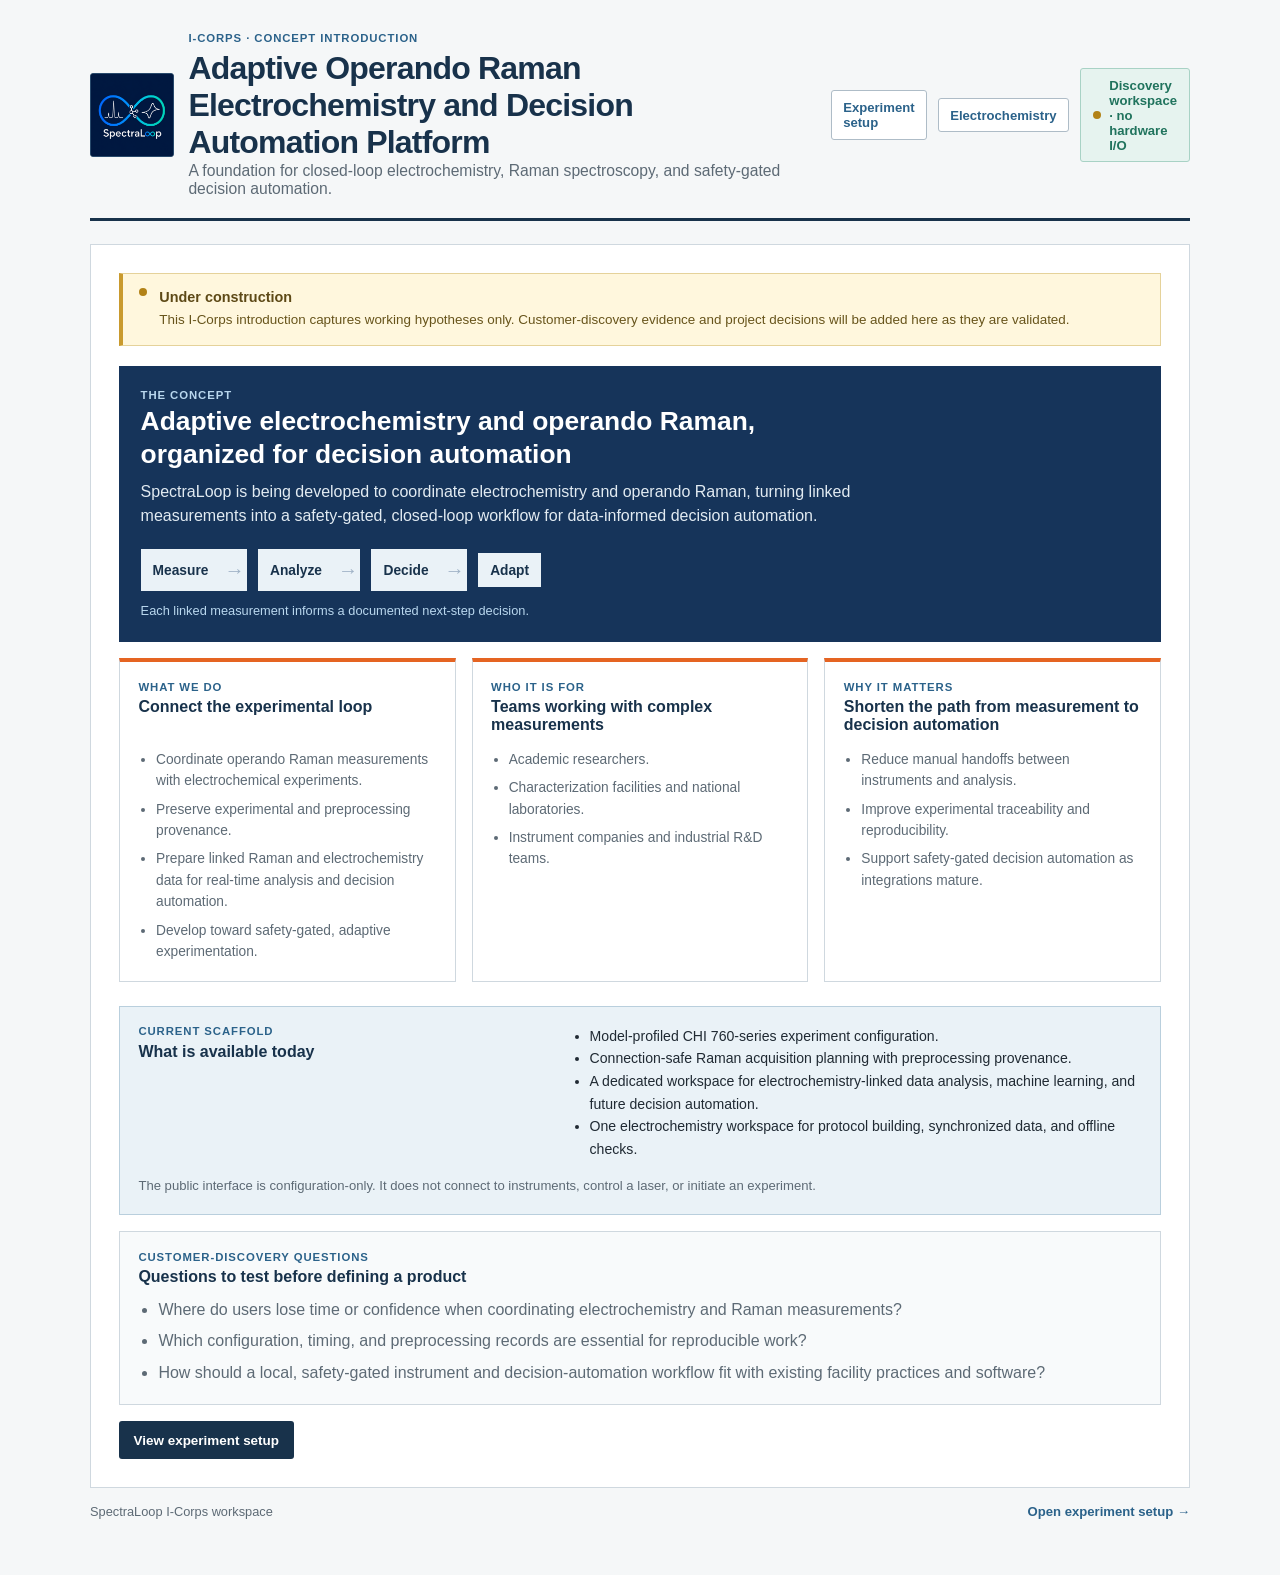
<file: SpectraLoop/index.html>
<!doctype html>
<html lang="en">
  <head>
    <meta charset="utf-8" />
    <meta name="viewport" content="width=device-width, initial-scale=1" />
    <meta
      name="description"
      content="SpectraLoop is an adaptive operando Raman electrochemistry and decision automation platform for closed-loop experimentation."
    />
    <title>SpectraLoop — Adaptive Operando Raman Electrochemistry and Decision Automation</title>
    <meta name="theme-color" content="#061b3b" />
    <link rel="icon" href="assets/favicon.png?v=2" type="image/png" sizes="512x512" />
    <link rel="shortcut icon" href="assets/favicon.png?v=2" type="image/png" />
    <link rel="stylesheet" href="styles.css?v=landing-compact-logo-1" />
  </head>
  <body>
    <main class="shell intro-shell">
      <header class="hero">
        <div class="title-block intro-title-block">
          <img
            class="brand-logo"
            src="assets/spectraloop-logo.png"
            alt="SpectraLoop logo"
            width="84"
            height="84"
            style="width: 5.25rem; height: 5.25rem; object-fit: contain"
          />
          <p class="eyebrow">I-CORPS · CONCEPT INTRODUCTION</p>
          <h1>Adaptive Operando Raman Electrochemistry and Decision Automation Platform</h1>
          <p class="subtitle">A foundation for closed-loop electrochemistry, Raman spectroscopy, and safety-gated decision automation.</p>
        </div>
        <div class="header-actions">
          <a class="site-link" href="setup.html">Experiment setup</a>
          <a class="site-link" href="echem.html">Electrochemistry</a>
          <div class="safe-status"><span class="status-dot amber"></span>Discovery workspace · no hardware I/O</div>
        </div>
      </header>

      <section class="intro-page" aria-labelledby="icorps-title">
        <div class="under-construction" role="status">
          <span class="status-dot amber"></span>
          <div>
            <strong>Under construction</strong>
            <p>This I-Corps introduction captures working hypotheses only. Customer-discovery evidence and project decisions will be added here as they are validated.</p>
          </div>
        </div>

        <section class="concept-hero" aria-labelledby="icorps-title">
          <p class="eyebrow">THE CONCEPT</p>
          <h2 id="icorps-title">Adaptive electrochemistry and operando Raman, organized for decision automation</h2>
          <p>
            SpectraLoop is being developed to coordinate electrochemistry and operando Raman,
            turning linked measurements into a safety-gated, closed-loop workflow for
            data-informed decision automation.
          </p>
          <ol class="adaptive-loop" aria-label="Measure, analyze, decide, and adapt feedback loop">
            <li>Measure</li>
            <li>Analyze</li>
            <li>Decide</li>
            <li>Adapt</li>
          </ol>
          <p class="loop-note">Each linked measurement informs a documented next-step decision.</p>
        </section>

        <div class="concept-grid" aria-label="SpectraLoop concept overview">
          <article class="concept-card">
            <p class="eyebrow">WHAT WE DO</p>
            <h3>Connect the experimental loop</h3>
            <ul>
              <li>Coordinate operando Raman measurements with electrochemical experiments.</li>
              <li>Preserve experimental and preprocessing provenance.</li>
              <li>Prepare linked Raman and electrochemistry data for real-time analysis and decision automation.</li>
              <li>Develop toward safety-gated, adaptive experimentation.</li>
            </ul>
          </article>
          <article class="concept-card">
            <p class="eyebrow">WHO IT IS FOR</p>
            <h3>Teams working with complex measurements</h3>
            <ul>
              <li>Academic researchers.</li>
              <li>Characterization facilities and national laboratories.</li>
              <li>Instrument companies and industrial R&amp;D teams.</li>
            </ul>
          </article>
          <article class="concept-card">
            <p class="eyebrow">WHY IT MATTERS</p>
            <h3>Shorten the path from measurement to decision automation</h3>
            <ul>
              <li>Reduce manual handoffs between instruments and analysis.</li>
              <li>Improve experimental traceability and reproducibility.</li>
              <li>Support safety-gated decision automation as integrations mature.</li>
            </ul>
          </article>
        </div>

        <section class="project-status" aria-labelledby="status-title">
          <div>
            <p class="eyebrow">CURRENT SCAFFOLD</p>
            <h3 id="status-title">What is available today</h3>
          </div>
          <ul>
            <li>Model-profiled CHI 760-series experiment configuration.</li>
            <li>Connection-safe Raman acquisition planning with preprocessing provenance.</li>
            <li>A dedicated workspace for electrochemistry-linked data analysis, machine learning, and future decision automation.</li>
            <li>One electrochemistry workspace for protocol building, synchronized data, and offline checks.</li>
          </ul>
          <p>
            The public interface is configuration-only. It does not connect to instruments,
            control a laser, or initiate an experiment.
          </p>
        </section>

        <section class="discovery-panel" aria-labelledby="discovery-title">
          <p class="eyebrow">CUSTOMER-DISCOVERY QUESTIONS</p>
          <h3 id="discovery-title">Questions to test before defining a product</h3>
          <ul>
            <li>Where do users lose time or confidence when coordinating electrochemistry and Raman measurements?</li>
            <li>Which configuration, timing, and preprocessing records are essential for reproducible work?</li>
            <li>How should a local, safety-gated instrument and decision-automation workflow fit with existing facility practices and software?</li>
          </ul>
        </section>

        <a class="button primary public-setup-link" href="setup.html">View experiment setup</a>
      </section>

      <footer class="page-footer">
        <span>SpectraLoop I-Corps workspace</span>
        <a href="setup.html">Open experiment setup →</a>
      </footer>
    </main>
  </body>
</html>
</file>
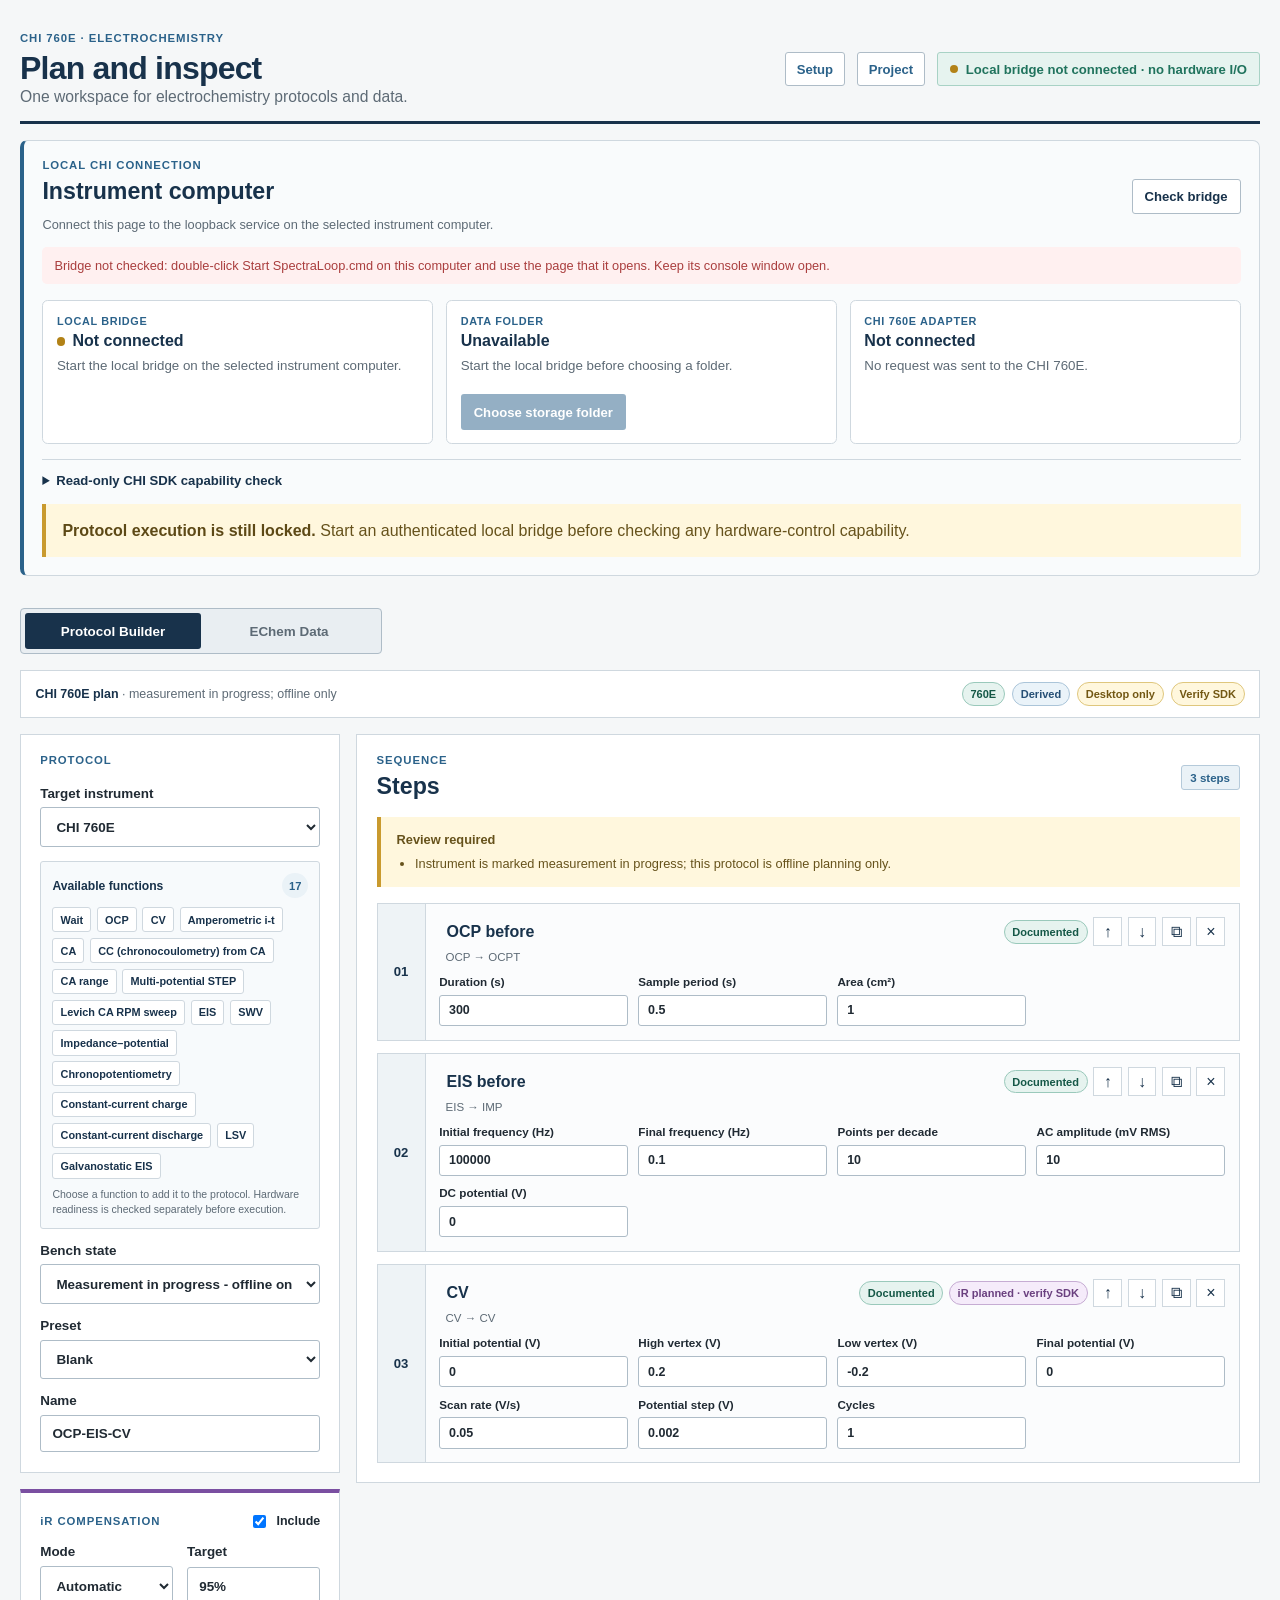
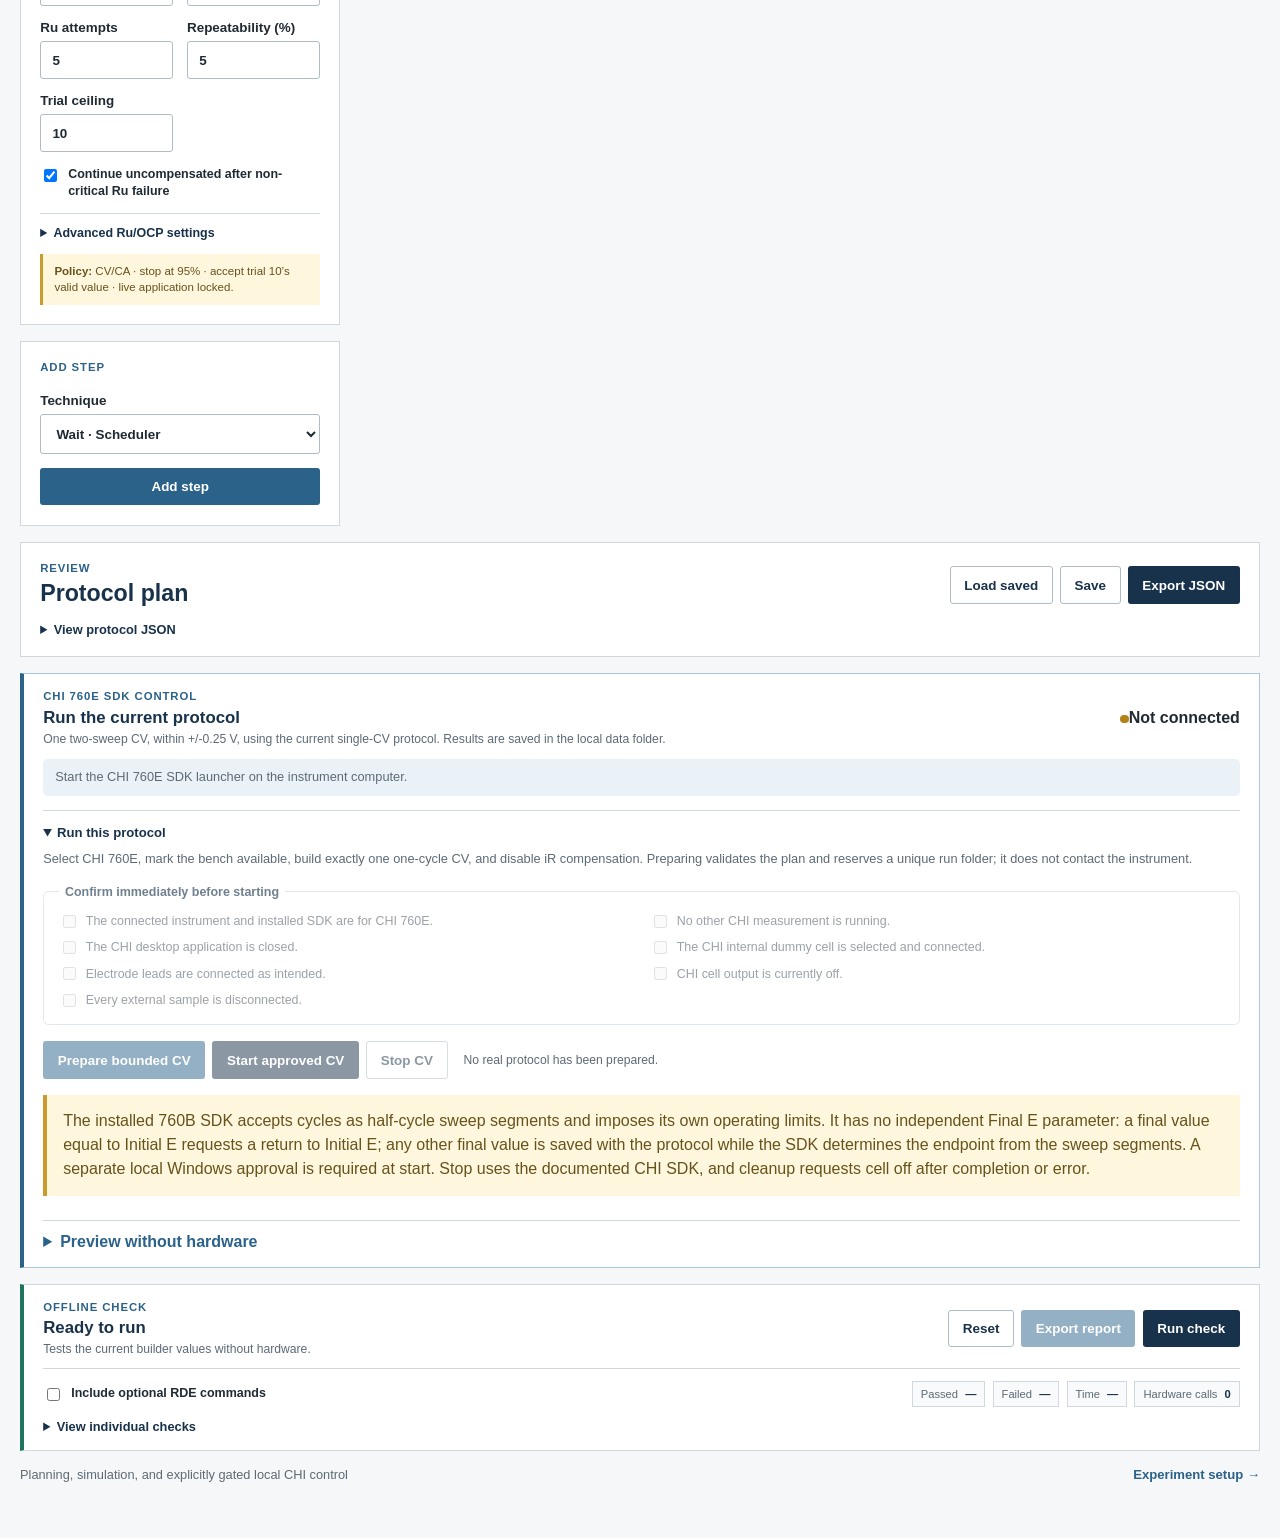
<file: SpectraLoop/echem.html>
<!doctype html>
<html lang="en">
  <head>
    <meta charset="utf-8" />
    <meta name="viewport" content="width=device-width, initial-scale=1" />
    <meta name="description" content="Build CHI 760-series protocols, run verified 760B experiments, and inspect electrochemistry data." />
    <title>SpectraLoop — Electrochemistry</title>
    <meta name="theme-color" content="#061b3b" />
    <link rel="icon" href="assets/favicon.png?v=2" type="image/png" sizes="512x512" />
    <link rel="stylesheet" href="styles.css?v=echem-direct-run-1" />
  </head>
  <body>
    <main class="shell wide-shell">
      <header class="hero compact-hero">
        <div class="title-block">
          <p class="eyebrow" id="echem-page-model-label">CHI 760E · ELECTROCHEMISTRY</p>
          <h1>Plan and inspect</h1>
          <p class="subtitle">One workspace for electrochemistry protocols and data.</p>
        </div>
        <div class="header-actions">
          <a class="site-link" href="setup.html">Setup</a>
          <a class="site-link" href="index.html">Project</a>
          <div class="safe-status" id="echem-bridge-summary"><span class="status-dot amber"></span>Local bridge not connected · no hardware I/O</div>
        </div>
      </header>

      <section class="bridge-panel echem-bridge-panel" aria-labelledby="echem-bridge-heading">
        <div class="bridge-heading">
          <div>
            <p class="eyebrow">LOCAL CHI CONNECTION</p>
            <h2 id="echem-bridge-heading">Instrument computer</h2>
            <p class="card-note">Connect this page to the loopback service on the selected instrument computer.</p>
          </div>
          <button class="button ghost compact-button" id="echem-refresh-bridge" type="button">Check bridge</button>
        </div>
        <p id="echem-bridge-check-status" class="bridge-check-status" role="status" aria-live="polite">Bridge has not been contacted from this browser session.</p>
        <div class="bridge-grid">
          <div class="bridge-item">
            <span class="bridge-label">Local bridge</span>
            <strong id="echem-bridge-state"><span class="status-dot amber"></span>Not connected</strong>
            <small id="echem-bridge-detail">Open this page using <em>Start SpectraLoop.cmd</em> on the instrument computer.</small>
          </div>
          <div class="bridge-item">
            <span class="bridge-label">Data folder</span>
            <strong id="echem-storage-state">Not selected</strong>
            <small id="echem-storage-detail">The selected folder is managed locally and is not exposed to the public site.</small>
            <button class="button secondary compact-button" id="echem-select-storage" type="button" disabled>Choose storage folder</button>
          </div>
          <div class="bridge-item">
            <span class="bridge-label" id="echem-instrument-label">Selected CHI instrument</span>
            <strong id="echem-instrument-state">Not checked</strong>
            <small id="echem-instrument-detail">A verified 32-bit worker is required before checking SDK capabilities.</small>
          </div>
        </div>
        <details class="bridge-discovery-details" id="echem-sdk-discovery-details">
          <summary>Read-only CHI SDK capability check</summary>
          <fieldset class="identity-confirmations" id="echem-identity-confirmations" disabled>
            <legend>Confirm the physical bench state</legend>
            <label><input type="checkbox" data-echem-confirmation="identity_only" /> SDK check only; do not run an experiment.</label>
            <label><input type="checkbox" data-echem-confirmation="no_sample_connected" /> No sample or electrochemical cell is connected.</label>
            <label><input type="checkbox" data-echem-confirmation="electrode_leads_safe" /> Electrode leads are disconnected or safe.</label>
            <label><input type="checkbox" data-echem-confirmation="cell_output_off" /> CHI cell output is off.</label>
          </fieldset>
          <div class="bridge-actions">
            <button class="button primary" id="echem-discover-instrument" type="button" disabled>Check CHI SDK capabilities</button>
            <p id="echem-bridge-action-status" class="card-note" role="status" aria-live="polite">No hardware request has been made. Windows will request separate approval before an SDK capability call.</p>
          </div>
        </details>
        <aside class="safety-callout bridge-lock-note">
          <strong id="echem-execution-lock-title">Protocol execution is still locked.</strong>
          <span id="echem-execution-lock-detail">Connecting the bridge or checking SDK capabilities does not authorize OCP, EIS, CV, iR compensation, cell control, Raman, RDE, or any other experiment.</span>
        </aside>
      </section>

      <section class="bridge-panel echem-bridge-panel" id="chi760d-runner-panel" aria-labelledby="chi760d-runner-heading" hidden>
        <div class="bridge-heading">
          <div>
            <p class="eyebrow">CHI 760D DESKTOP MACRO</p>
            <h2 id="chi760d-runner-heading">Internal dummy-cell commissioning series</h2>
            <p class="card-note">Up to eight bounded CV or wait steps, +/-0.25 V maximum, one cycle per CV. External samples remain locked.</p>
          </div>
          <strong id="chi760d-runner-state"><span class="status-dot amber"></span>Not checked</strong>
        </div>
        <p id="chi760d-runner-detail" class="bridge-check-status" role="status" aria-live="polite">Start the dedicated 760D bridge to inspect readiness.</p>
        <details class="bridge-discovery-details" id="chi760d-runner-details">
          <summary>Review and authorize the internal-dummy series</summary>
          <p class="card-note">Build an EChem-only series using bounded CV and wait steps, and disable iR compensation. Preparing writes a unique macro and data folder but does not start CHI.</p>
          <fieldset class="identity-confirmations" id="chi760d-run-confirmations" disabled>
            <legend>Confirm immediately before starting</legend>
            <label><input type="checkbox" data-chi760d-confirmation="internal_dummy_only" /> Use the CHI internal dummy cell only; no external sample.</label>
            <label><input type="checkbox" data-chi760d-confirmation="electrode_leads_disconnected" /> Electrode leads are physically disconnected.</label>
            <label><input type="checkbox" data-chi760d-confirmation="chi_desktop_closed" /> chi760d.exe is closed so the bridge can launch it.</label>
            <label><input type="checkbox" data-chi760d-confirmation="limits_reviewed" /> I reviewed the displayed potential and scan limits.</label>
            <label><input type="checkbox" data-chi760d-confirmation="stop_button_accessible" /> I am at the instrument PC and can use CHI's Stop button.</label>
          </fieldset>
          <div class="bridge-actions">
            <div class="button-row">
              <button class="button secondary" id="chi760d-prepare-run" type="button" disabled>Prepare series</button>
              <button class="button primary" id="chi760d-start-run" type="button" disabled>Start approved series</button>
            </div>
            <p id="chi760d-run-action-status" class="card-note" role="status" aria-live="polite">No 760D macro has been prepared.</p>
          </div>
        </details>
        <aside class="safety-callout bridge-lock-note">
          <strong>No web emergency stop yet.</strong>
          Keep the CHI desktop window visible and use its Stop button if required. External-cell protocols cannot be submitted through this workflow.
        </aside>
      </section>

      <nav class="echem-switch" role="tablist" aria-label="Electrochemistry workspace">
        <button class="active" type="button" role="tab" aria-selected="true" aria-controls="protocol-view" data-view-target="protocol">Protocol Builder</button>
        <button type="button" role="tab" aria-selected="false" aria-controls="data-view" data-view-target="data" tabindex="-1">EChem Data</button>
      </nav>

      <section id="protocol-view" role="tabpanel" data-echem-view="protocol">
        <div class="compact-context">
          <span><strong id="protocol-target-label">CHI 760E plan</strong> <span id="protocol-bench-label">· offline planning</span></span>
          <div class="legend" aria-label="Capability status legend">
            <span class="badge libec" id="protocol-libec-label">760E libec</span>
            <span class="badge derived">Derived</span>
            <span class="badge desktop">Desktop only</span>
            <span class="badge verify">Verify SDK</span>
          </div>
        </div>

        <div class="protocol-layout compact-protocol-layout">
          <aside class="protocol-sidebar">
            <section class="builder-panel">
              <p class="eyebrow">PROTOCOL</p>
              <label class="field">
                <span>Target instrument</span>
                <select id="protocol-model">
                  <option value="760B">CHI 760B</option>
                  <option value="760D">CHI 760D</option>
                  <option value="760E" selected>CHI 760E</option>
                </select>
              </label>
              <section class="model-function-panel" aria-live="polite" aria-labelledby="protocol-model-functions-heading">
                <div class="model-function-heading">
                  <span id="protocol-model-functions-heading">Available functions</span>
                  <strong id="protocol-model-function-count">0</strong>
                </div>
                <div class="model-function-list" id="protocol-model-functions"></div>
                <p id="protocol-model-function-note">Select an instrument to view its automation surface.</p>
              </section>
              <label class="field">
                <span>Bench state</span>
                <select id="protocol-bench-state">
                  <option value="busy" selected>Measurement in progress - offline only</option>
                  <option value="available">Available for approved commissioning</option>
                </select>
              </label>
              <label class="field">
                <span>Preset</span>
                <select id="protocol-preset">
                  <option value="chi760b-cv">760B CV plan</option>
                  <option value="chi760b-it">760B amperometric i-t plan</option>
                  <option value="chi760d-dummy">760D internal dummy CV</option>
                  <option value="chi760e-dummy">760E bounded internal dummy CV</option>
                  <option value="ocp-eis-cv">OCP → EIS → CV</option>
                  <option value="ca-forward-backward">OCP/EIS + forward/backward CA</option>
                  <option value="orr-lsv">ORR OCP → LSV</option>
                  <option value="levich">Optional RDE · Levich CA sweep</option>
                  <option value="blank">Blank</option>
                </select>
              </label>
              <label class="field"><span>Name</span><input id="protocol-name" type="text" value="OCP-EIS-CV" /></label>
              <input id="raman-sync" type="hidden" value="none" />
            </section>

            <section class="builder-panel ir-panel compact-ir-panel">
              <div class="panel-title-row">
                <p class="eyebrow">iR COMPENSATION</p>
                <label class="toggle-label"><input id="ir-enabled" type="checkbox" checked /> Include</label>
              </div>
              <div class="grid two-column compact">
                <label class="field">
                  <span>Mode</span>
                  <select id="ir-mode">
                    <option value="automatic">Automatic</option>
                    <option value="positive_feedback">Positive feedback</option>
                    <option value="current_interrupt">Current interrupt</option>
                  </select>
                </label>
                <label class="field"><span>Target</span><input id="ir-fraction" type="text" value="95%" readonly /></label>
                <label class="field"><span>Ru attempts</span><input id="ir-retries" type="number" min="3" max="20" step="1" value="5" /></label>
                <label class="field"><span>Repeatability (%)</span><input id="ir-repeatability" type="number" min="0.1" max="50" step="0.1" value="5" /></label>
                <label class="field"><span>Trial ceiling</span><input id="ir-max-trials" type="number" min="10" max="10" step="1" value="10" readonly /></label>
              </div>
              <label class="check-row"><input id="ir-fallback" type="checkbox" checked /><span>Continue uncompensated after non-critical Ru failure</span></label>
              <details class="ir-advanced">
                <summary>Advanced Ru/OCP settings</summary>
                <div class="grid two-column compact">
                  <label class="field"><span>OCP minimum (s)</span><input id="ir-ocp-min" type="number" min="0" step="0.1" value="5" /></label>
                  <label class="field"><span>OCP timeout (s)</span><input id="ir-ocp-timeout" type="number" min="0.1" step="0.1" value="30" /></label>
                  <label class="field"><span>OCP sample (s)</span><input id="ir-ocp-sample" type="number" min="0.001" step="0.001" value="0.25" /></label>
                  <label class="field"><span>Stability window</span><input id="ir-ocp-window" type="number" min="2" step="1" value="5" /></label>
                  <label class="field"><span>Stability limit (mV)</span><input id="ir-ocp-limit" type="number" min="0.001" step="0.1" value="5" /></label>
                  <label class="field"><span>Absolute limit (V)</span><input id="ir-ocp-abs" type="number" min="0.001" step="0.1" value="2.5" /></label>
                  <label class="field"><span>Ru frequency (Hz)</span><input id="ir-ru-frequency" type="number" min="0.001" step="1" value="100000" /></label>
                  <label class="field"><span>AC amplitude (mV)</span><input id="ir-ru-amplitude" type="number" min="0.001" step="0.1" value="5" /></label>
                  <label class="field"><span>Settle time (s)</span><input id="ir-ru-settle" type="number" min="0" step="0.1" value="0.5" /></label>
                </div>
              </details>
              <p class="policy-line"><strong>Policy:</strong> CV/CA · stop at 95% · accept trial 10’s valid value · live application locked.</p>
            </section>

            <section class="builder-panel">
              <p class="eyebrow">ADD STEP</p>
              <label class="field"><span>Technique</span><select id="new-step-kind"></select></label>
              <button id="add-step" class="button secondary full-button" type="button">Add step</button>
            </section>
          </aside>

          <section class="protocol-workspace" aria-label="Protocol steps">
            <div class="workspace-heading">
              <div><p class="eyebrow">SEQUENCE</p><h2>Steps</h2></div>
              <span id="step-count" class="count-chip">0 steps</span>
            </div>
            <div id="protocol-warnings" class="protocol-warnings" role="status" aria-live="polite"></div>
            <div id="step-list" class="step-list"></div>
          </section>
        </div>

        <section class="export-panel" aria-labelledby="export-title">
          <div class="workspace-heading">
            <div><p class="eyebrow">REVIEW</p><h2 id="export-title">Protocol plan</h2></div>
            <div class="button-row">
              <button id="load-protocol" class="button ghost" type="button">Load saved</button>
              <button id="save-protocol" class="button ghost" type="button">Save</button>
              <button id="export-protocol" class="button primary" type="button">Export JSON</button>
            </div>
          </div>
          <details class="plan-details">
            <summary>View protocol JSON</summary>
            <pre id="protocol-preview" class="config-preview protocol-preview" aria-label="Protocol JSON preview"></pre>
          </details>
        </section>

        <section class="simulation-runner direct-runner" aria-labelledby="simulation-runner-title">
          <div class="direct-runner-main" id="chi760e-runner-panel" hidden>
            <div class="bridge-heading">
              <div>
                <p class="eyebrow" id="chi-sdk-runner-eyebrow">CHI SDK CONTROL</p>
                <h2 id="simulation-runner-title">Run the current protocol</h2>
                <p id="chi-sdk-runner-note">Execute the displayed 760B Wait, CV, and Amperometric i-t steps in order. Results are saved under data/runs/date/task/trial.</p>
              </div>
              <strong id="chi760e-runner-state"><span class="status-dot amber"></span>Not checked</strong>
            </div>
            <p id="chi760e-runner-detail" class="bridge-check-status" role="status" aria-live="polite">Start the selected SDK control bridge to inspect readiness.</p>
            <details class="bridge-discovery-details" id="chi760e-runner-details" open>
              <summary>Run this protocol</summary>
              <p class="card-note" id="chi-sdk-runner-instructions">Mark the bench available, then prepare and run the current sequence. Preparing reserves a unique run folder without contacting the instrument.</p>
              <fieldset class="identity-confirmations" id="chi760e-run-confirmations" disabled>
                <legend>Confirm immediately before starting</legend>
                <label id="chi-sdk-target-confirmation-label"><input type="checkbox" data-chi-sdk-confirmation="target_is_selected_model" /> The connected instrument and installed SDK match the selected CHI model.</label>
                <label><input type="checkbox" data-chi-sdk-confirmation="no_other_chi_measurement_running" /> No other CHI measurement is running.</label>
                <label><input type="checkbox" data-chi-sdk-confirmation="chi_desktop_closed" /> The CHI desktop application is closed.</label>
                <label id="chi-sdk-cell-confirmation-label"><input type="checkbox" data-chi-sdk-confirmation="cell_setup_reviewed" /> The cell/sample setup is correct for this protocol.</label>
                <label><input type="checkbox" data-chi-sdk-confirmation="electrode_leads_verified" /> Electrode leads are connected as intended.</label>
                <label><input type="checkbox" data-chi-sdk-confirmation="cell_output_confirmed_off" /> CHI cell output is currently off.</label>
                <label id="chi-sdk-protocol-confirmation-label"><input type="checkbox" data-chi-sdk-confirmation="protocol_parameters_reviewed" /> I reviewed every displayed potential, duration, sample interval, and sequence step.</label>
              </fieldset>
              <div class="bridge-actions">
                <div class="button-row">
                  <button class="button secondary" id="chi760e-prepare-run" type="button" disabled>Prepare current protocol</button>
                  <button class="button primary" id="chi760e-start-run" type="button" disabled>Run on CHI 760B</button>
                  <button class="button ghost" id="chi760e-stop-run" type="button" disabled>Stop experiment</button>
                </div>
                <p id="chi760e-run-action-status" class="card-note" role="status" aria-live="polite">No real protocol has been prepared.</p>
              </div>
            </details>
            <aside class="safety-callout bridge-lock-note">
              The installed 760B SDK accepts cycles as half-cycle sweep segments and imposes its own operating limits. It has no independent Final E parameter: a final value equal to Initial E requests a return to Initial E; any other final value is saved with the protocol while the SDK determines the endpoint from the sweep segments. A separate local Windows approval is required at start. Stop uses the documented CHI SDK, and cleanup requests cell off after completion or error.
            </aside>
          </div>
          <details class="simulation-option">
            <summary>Preview without hardware</summary>
          <div>
            <p class="eyebrow">CONNECTION-FREE EXECUTION</p>
            <h2>Simulation preview</h2>
            <p id="simulation-builder-status" role="status" aria-live="polite">Deterministic EChem, iR, and optional RDE signals · 0 hardware calls. Successful runs are saved through the local bridge.</p>
          </div>
          <div class="simulation-controls">
            <label class="field compact-control">
              <span>Scenario</span>
              <select id="simulation-scenario">
                <option value="standard">Standard · reaches 95%</option>
                <option value="trial_10">iR · accept trial 10</option>
                <option value="ru_failure">Fault · Ru unavailable</option>
                <option value="acquisition_failure">Fault · acquisition stops</option>
                <option value="cleanup_failure">Fault · cleanup fails</option>
              </select>
            </label>
            <button id="run-simulation" class="button primary" type="button">Run simulation</button>
          </div>
          </details>
        </section>

        <section id="offline-checks" class="inline-smoke" aria-labelledby="smoke-status">
          <div class="inline-smoke-heading">
            <div><p class="eyebrow">OFFLINE CHECK</p><h2 id="smoke-status">Ready to run</h2><p id="smoke-source">Tests the current builder values without hardware.</p></div>
            <div class="button-row">
              <button id="reset-smoke" class="button ghost" type="button">Reset</button>
              <button id="export-smoke" class="button secondary" type="button" disabled>Export report</button>
              <button id="run-smoke" class="button primary" type="button">Run check</button>
            </div>
          </div>
          <div id="smoke-status-panel" class="inline-smoke-status">
            <input id="use-saved-protocol" type="checkbox" checked hidden />
            <label class="check-row"><input id="smoke-rde" type="checkbox" /> Include optional RDE commands</label>
            <div class="inline-smoke-metrics" aria-label="Offline check summary">
              <span>Passed <strong id="smoke-passed">—</strong></span>
              <span>Failed <strong id="smoke-failed">—</strong></span>
              <span>Time <strong id="smoke-duration">—</strong></span>
              <span>Hardware calls <strong id="smoke-hardware">0</strong></span>
            </div>
          </div>
          <details id="smoke-details" class="smoke-details">
            <summary>View individual checks</summary>
            <div id="smoke-results" class="smoke-results" aria-live="polite"></div>
          </details>
        </section>
      </section>

      <section id="data-view" role="tabpanel" data-echem-view="data" hidden>
        <div class="data-toolbar">
          <div><strong id="simulation-session-title">Latest real CHI run</strong><span id="simulation-session-status">Open this tab to load saved instrument data</span></div>
          <div class="simulation-data-controls">
            <span id="simulation-session-state" class="count-chip">Not loaded</span>
            <button id="refresh-real-run" class="button ghost" type="button">Refresh real data</button>
            <label class="field inline-field"><span>Replay speed</span><select id="playback-speed"><option value="1">1×</option><option value="10" selected>10×</option><option value="50">50×</option><option value="200">200×</option></select></label>
            <button id="replay-simulation" class="button ghost" type="button">Replay</button>
            <button id="export-session" class="button primary" type="button">Export JSON</button>
          </div>
        </div>

        <section class="simulation-storage-receipt not-saved" aria-labelledby="simulation-storage-heading">
          <div>
            <p class="eyebrow">DATA STORAGE</p>
            <h2 id="simulation-storage-heading">Saved experiment folder</h2>
            <strong id="simulation-storage-result">No real run has been loaded.</strong>
            <p id="simulation-storage-detail">Connect the local bridge to load the latest saved CHI run.</p>
          </div>
          <button id="open-simulation-folder" class="button secondary" type="button" disabled>Open saved folder</button>
        </section>

        <section class="ir-run-report" aria-labelledby="ir-run-report-heading">
          <div class="workspace-heading">
            <div><p class="eyebrow">iR COMPENSATION REPORT</p><h2 id="ir-run-report-heading">Latest run</h2></div>
            <span id="ir-report-state" class="count-chip">Not loaded</span>
          </div>
          <dl class="run-report-grid">
            <div><dt>Current sensitivity</dt><dd id="ir-report-sensitivity">—</dd></div>
            <div><dt>Requested mode</dt><dd id="ir-report-mode">—</dd></div>
            <div><dt>Compensation target</dt><dd id="ir-report-target">—</dd></div>
            <div><dt>Ru attempts</dt><dd id="ir-report-attempts">—</dd></div>
            <div><dt>Selected Ru</dt><dd id="ir-report-selected">—</dd></div>
            <div><dt>Repeatability</dt><dd id="ir-report-repeatability">—</dd></div>
            <div><dt>Applied resistance</dt><dd id="ir-report-applied">—</dd></div>
            <div><dt>Readback</dt><dd id="ir-report-readback">—</dd></div>
          </dl>
          <p id="ir-report-reason" class="micro-note">Load a real run to view its recorded iR preparation values.</p>
        </section>

        <div class="synchronized-plots" aria-label="Electrochemistry plot">
          <section class="timeline-panel" aria-labelledby="timeline-title">
            <div class="workspace-heading"><div><p class="eyebrow">ELECTROCHEMISTRY</p><h2 id="timeline-title">Potential and current</h2></div><span class="count-chip">Shared time</span></div>
            <canvas id="timeline-canvas" class="data-canvas" width="680" height="350" aria-label="Real electrochemistry potential and current on a shared elapsed-time axis"></canvas>
            <div class="playback-controls">
              <button id="play-toggle" class="button secondary" type="button">Play</button>
              <input id="time-slider" type="range" min="0" max="120" step="0.1" value="0" aria-label="Selected elapsed time" />
              <output id="time-output" for="time-slider">0.0 / 120.0 s</output>
            </div>
          </section>
        </div>
      </section>

      <footer class="page-footer">
        <span>Planning, simulation, and explicitly gated local CHI control</span>
        <a href="setup.html">Experiment setup →</a>
      </footer>
    </main>
    <script src="bridge-client.js?v=echem-bridge-10"></script>
    <script src="echem-bridge.js?v=echem-bridge-16"></script>
    <script src="protocols.js?v=echem-models-6"></script>
    <script src="smoke-test.js?v=echem-simulator-2"></script>
    <script src="simulator.js?v=echem-simulator-4"></script>
    <script src="monitor.js?v=echem-real-data-1"></script>
    <script src="echem.js?v=echem-real-data-1"></script>
  </body>
</html>
</file>
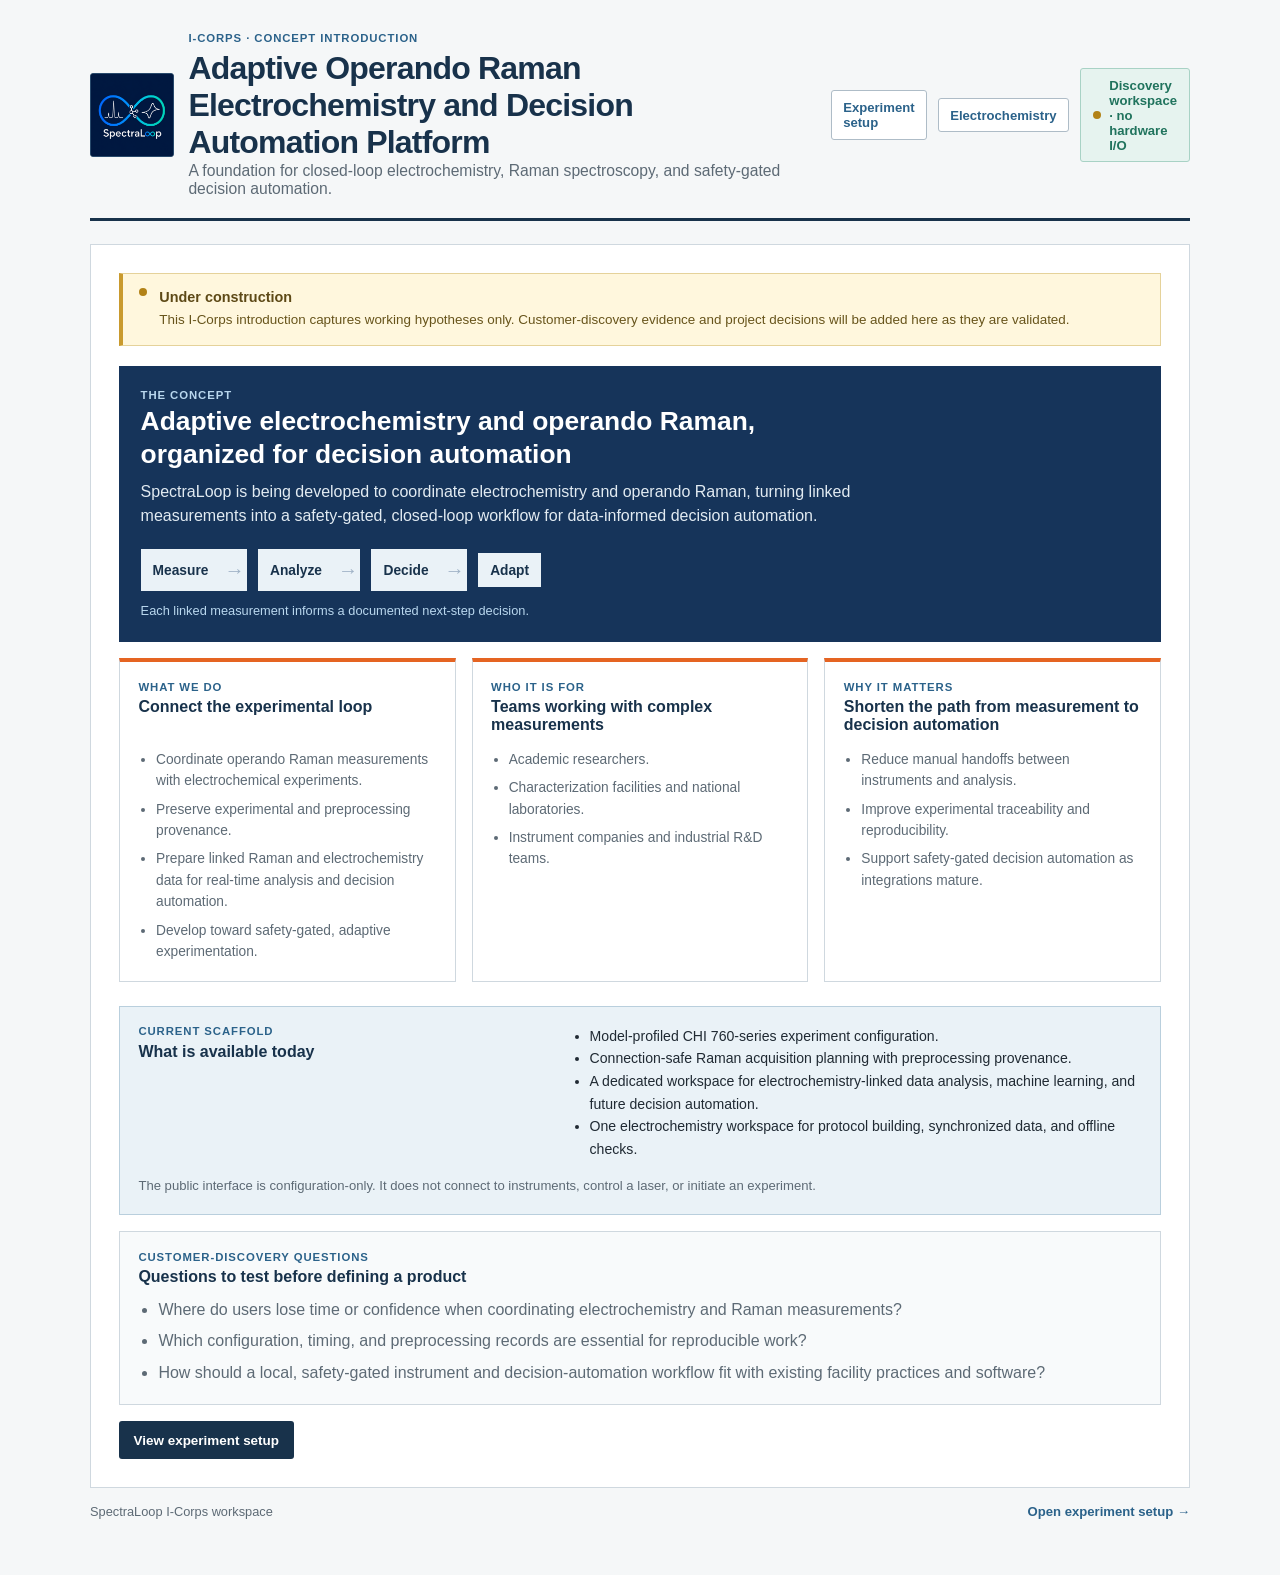
<file: SpectraLoop/introduction.html>
<!doctype html>
<html lang="en">
  <head>
    <meta charset="utf-8" />
    <meta http-equiv="refresh" content="0; url=./" />
    <link rel="canonical" href="./" />
    <link rel="icon" href="assets/favicon.png?v=2" type="image/png" sizes="512x512" />
    <link rel="shortcut icon" href="assets/favicon.png?v=2" type="image/png" />
    <meta name="robots" content="noindex" />
    <title>SpectraLoop — Introduction</title>
  </head>
  <body>
    <p>The SpectraLoop introduction has moved to <a href="./">the landing page</a>.</p>
  </body>
</html>
</file>
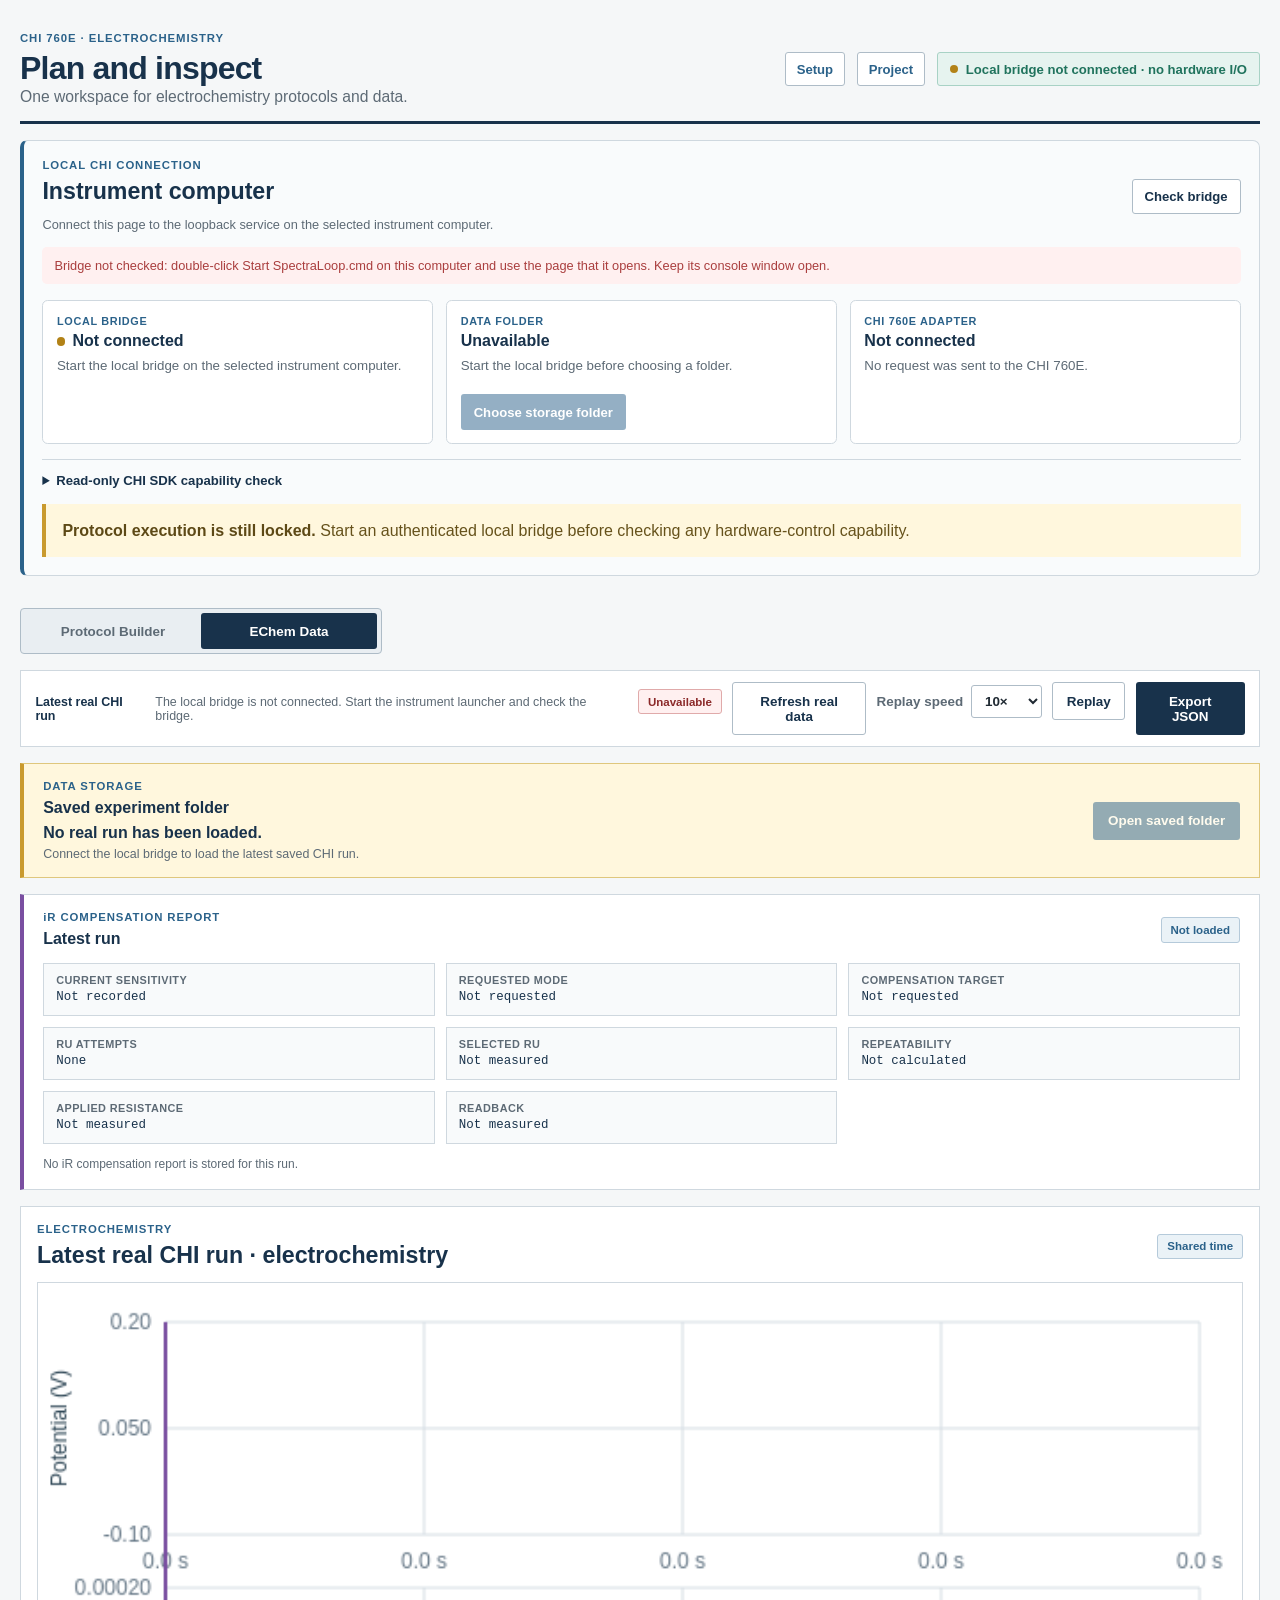
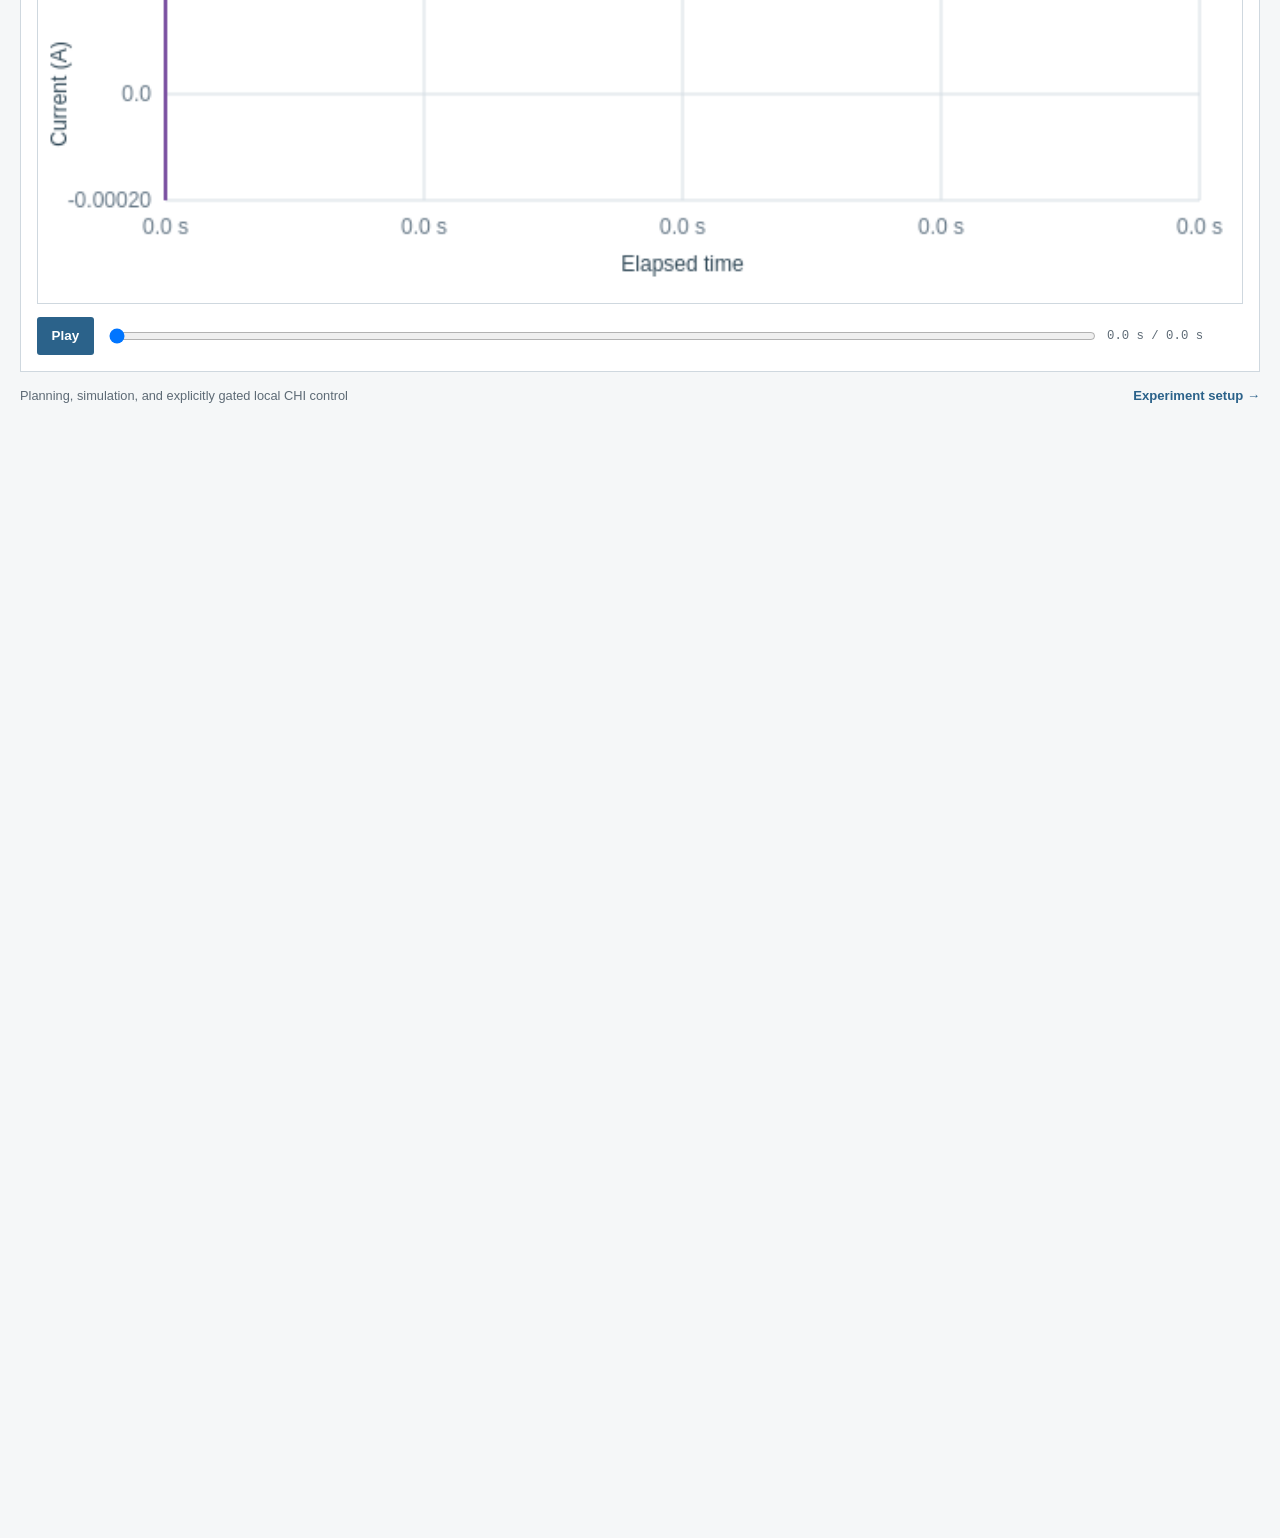
<file: SpectraLoop/monitor.html>
<!doctype html>
<html lang="en">
  <head>
    <meta charset="utf-8" />
    <meta name="viewport" content="width=device-width, initial-scale=1" />
    <meta http-equiv="refresh" content="0; url=echem.html?view=data" />
    <title>SpectraLoop — Electrochemistry</title>
  </head>
  <body><p><a href="echem.html?view=data">Open synchronized data on the unified Electrochemistry page</a></p></body>
</html>
</file>
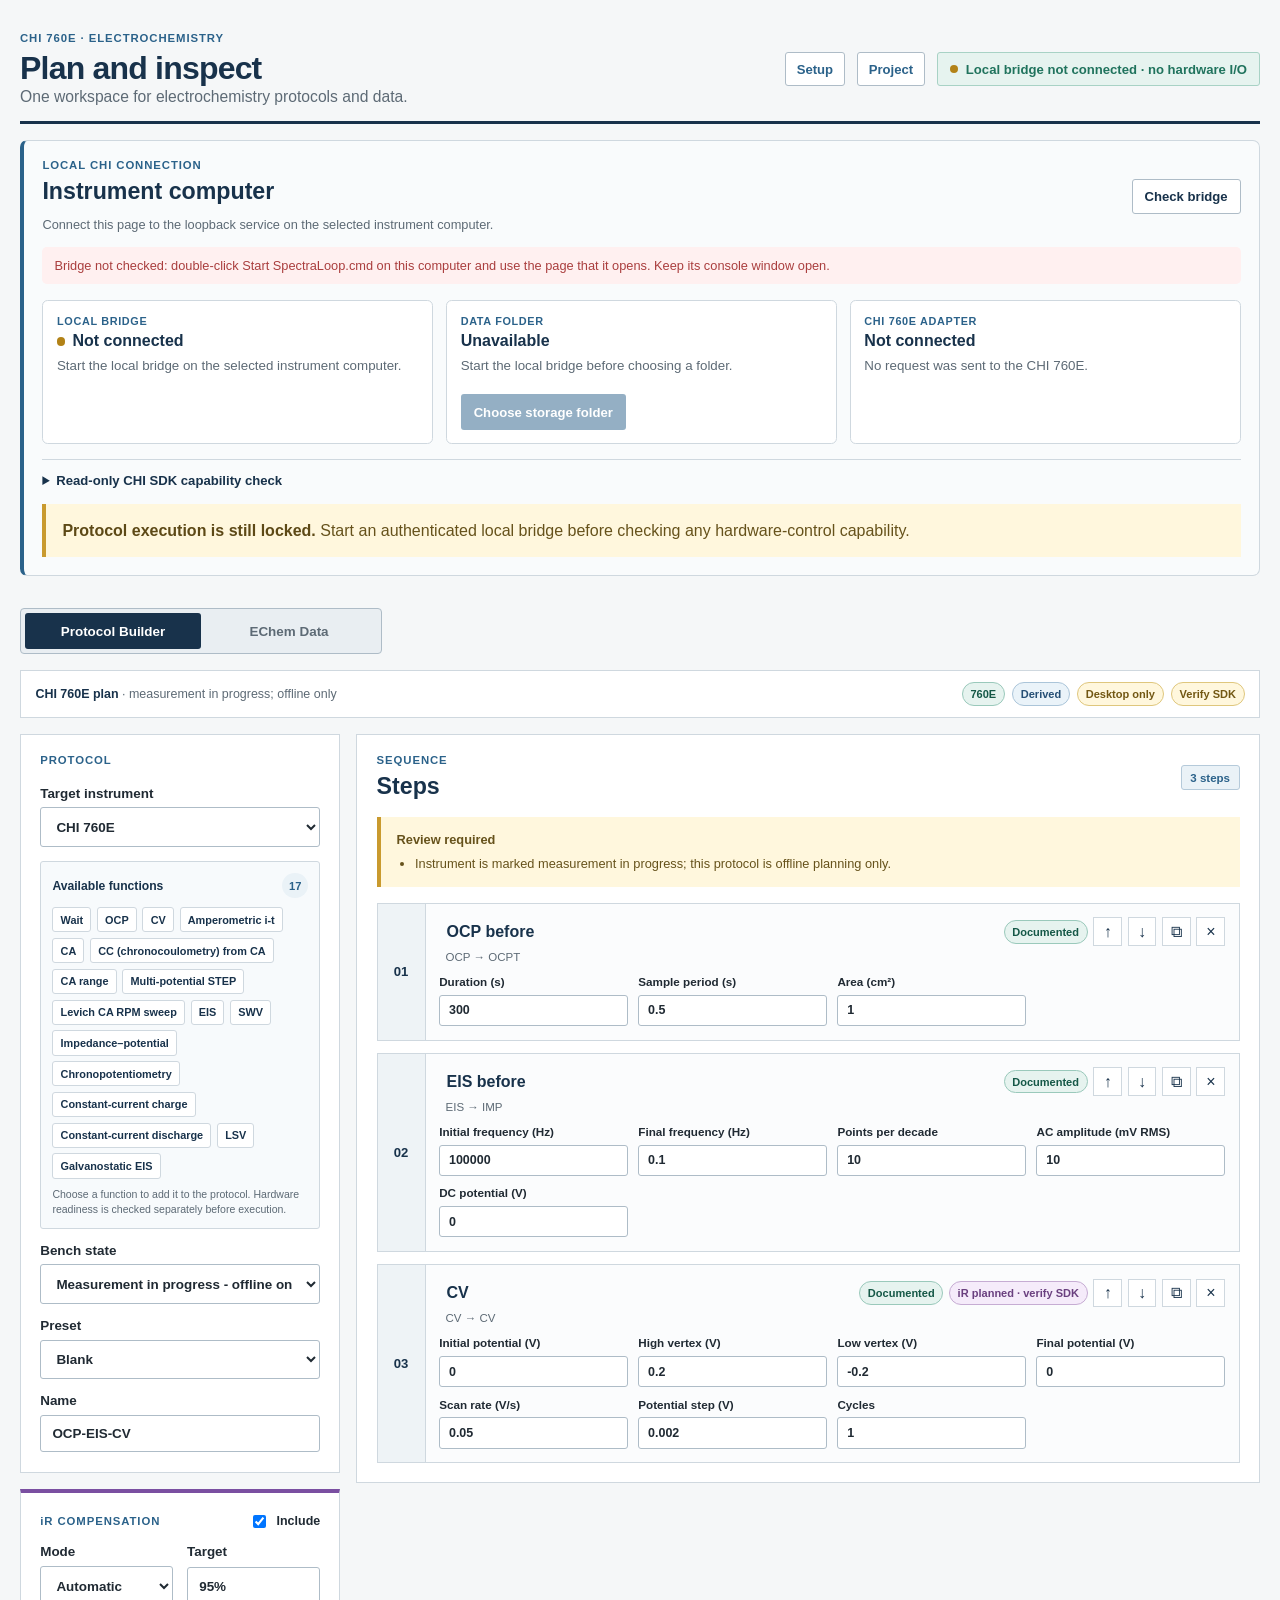
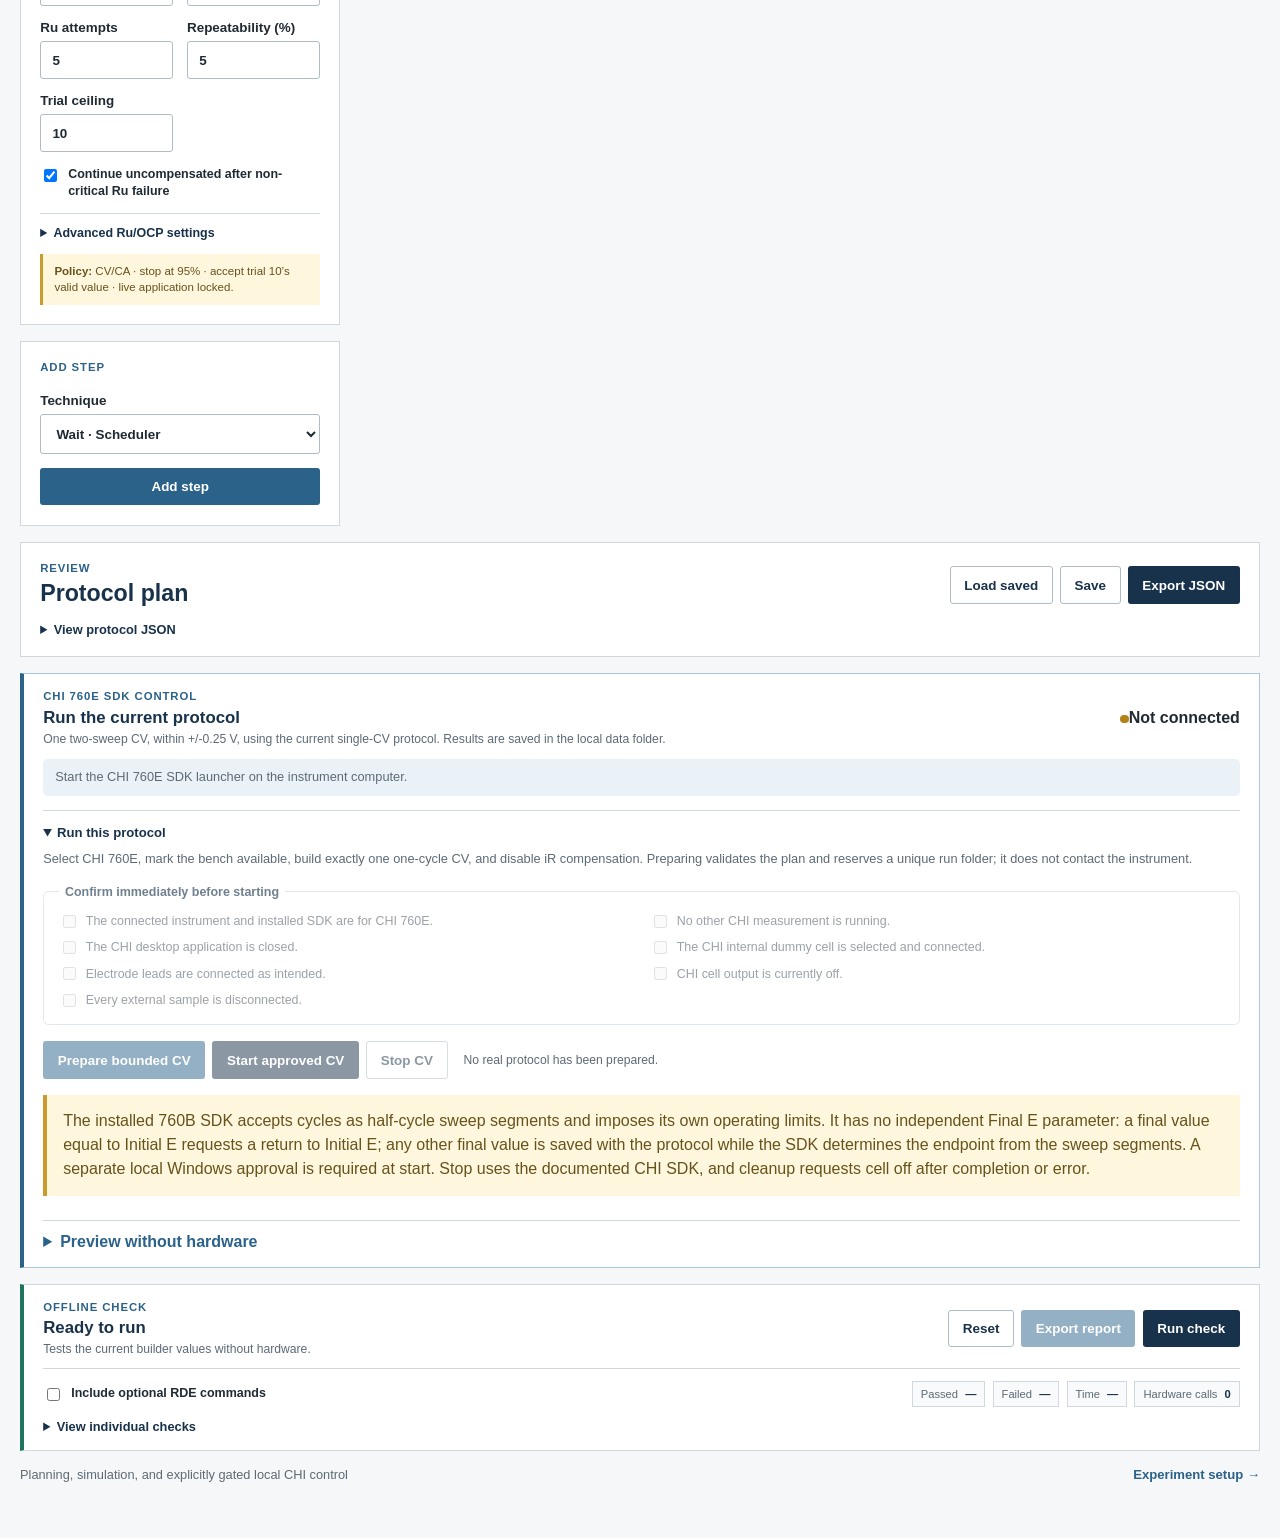
<file: SpectraLoop/protocols.html>
<!doctype html>
<html lang="en">
  <head>
    <meta charset="utf-8" />
    <meta name="viewport" content="width=device-width, initial-scale=1" />
    <meta http-equiv="refresh" content="0; url=echem.html?view=protocol" />
    <title>SpectraLoop — Electrochemistry</title>
  </head>
  <body><p><a href="echem.html?view=protocol">Open the unified Electrochemistry page</a></p></body>
</html>
</file>
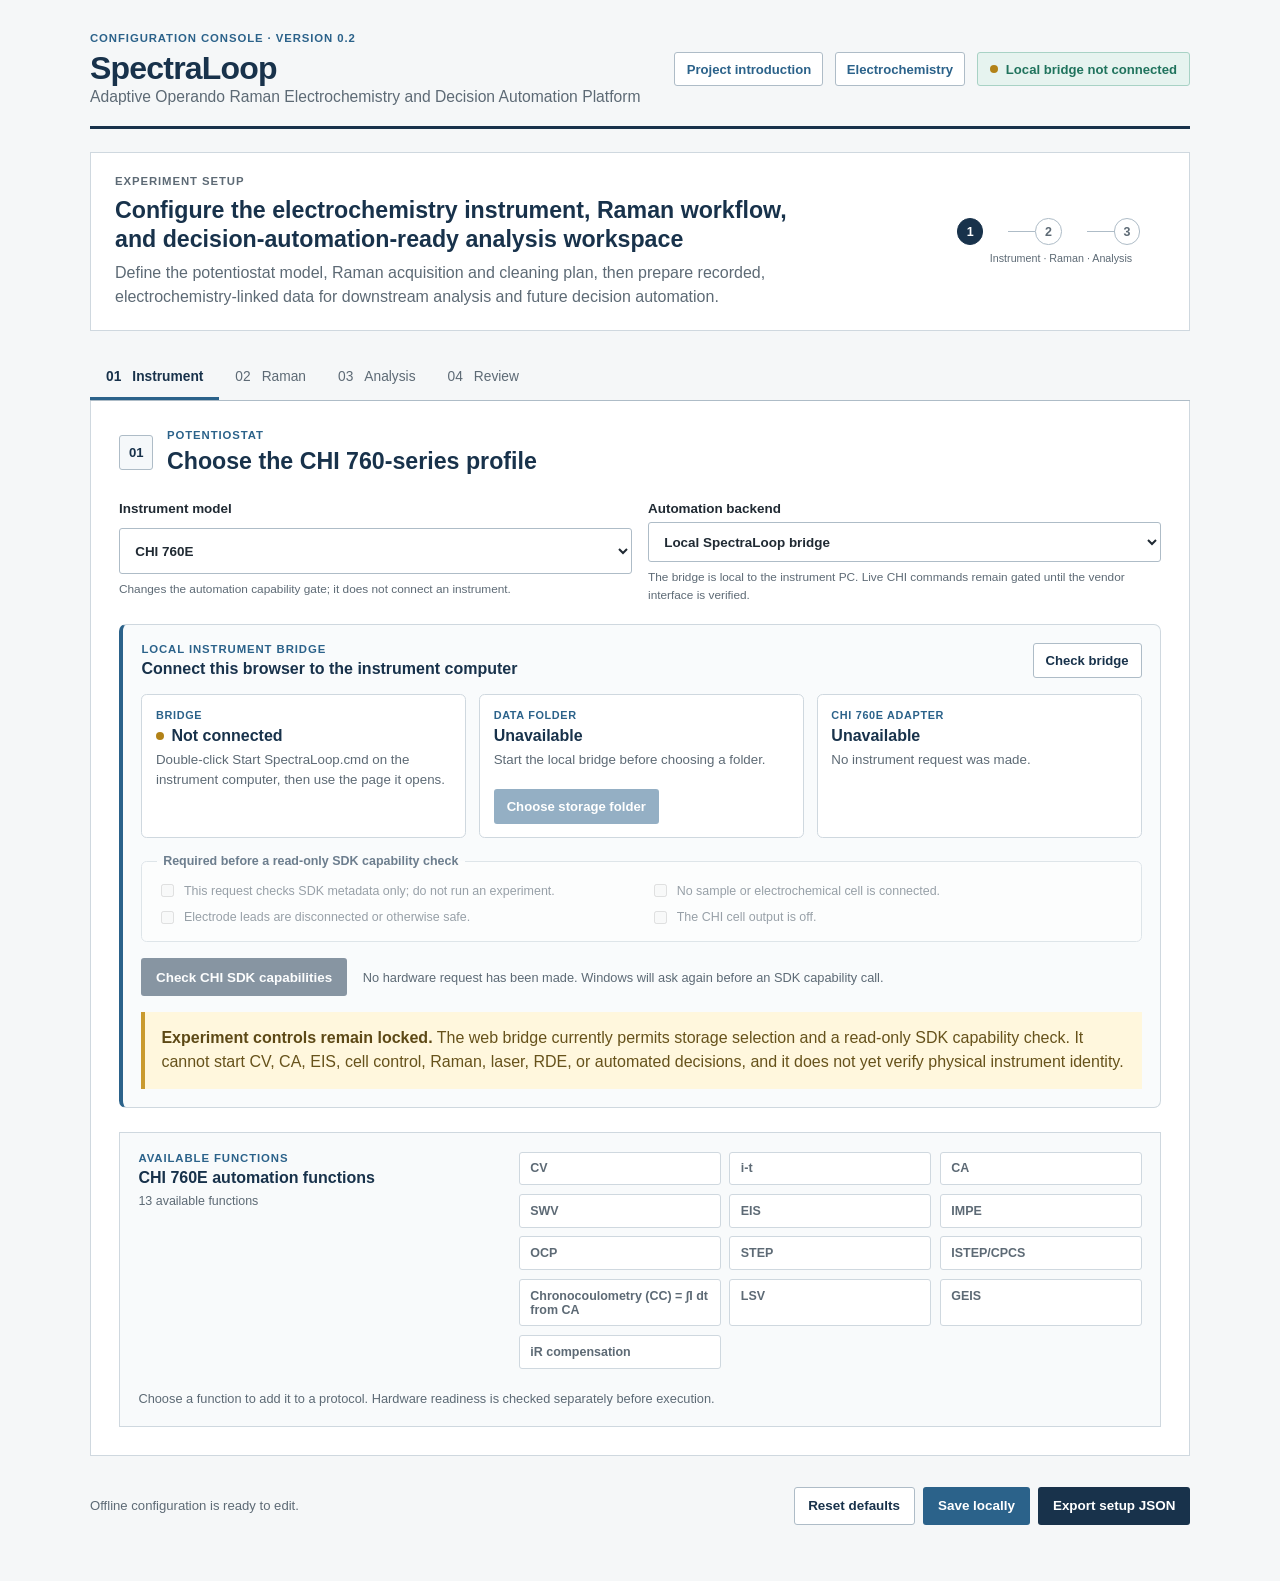
<file: SpectraLoop/setup.html>
<!doctype html>
<html lang="en">
  <head>
    <meta charset="utf-8" />
    <meta name="viewport" content="width=device-width, initial-scale=1" />
    <meta
      name="description"
      content="SpectraLoop setup console for adaptive operando Raman electrochemistry and decision automation."
    />
    <title>SpectraLoop — Adaptive Operando Raman Electrochemistry and Decision Automation Platform</title>
    <meta name="theme-color" content="#061b3b" />
    <link rel="icon" href="assets/favicon.png?v=2" type="image/png" sizes="512x512" />
    <link rel="shortcut icon" href="assets/favicon.png?v=2" type="image/png" />
    <link rel="stylesheet" href="styles.css?v=local-bridge-2" />
  </head>
  <body>
    <main class="shell">
      <header class="hero">
        <div class="title-block">
          <p class="eyebrow">CONFIGURATION CONSOLE · VERSION 0.2</p>
          <h1>SpectraLoop</h1>
          <p class="subtitle">Adaptive Operando Raman Electrochemistry and Decision Automation Platform</p>
        </div>
        <div class="header-actions">
          <a class="site-link" href="index.html">Project introduction</a>
          <a class="site-link" href="echem.html">Electrochemistry</a>
          <div class="safe-status" id="bridge-summary"><span class="status-dot amber"></span>Local bridge not checked</div>
        </div>
      </header>

      <section class="intro" aria-labelledby="setup-title">
        <div>
          <p class="eyebrow">EXPERIMENT SETUP</p>
          <h2 id="setup-title">Configure the electrochemistry instrument, Raman workflow, and decision-automation-ready analysis workspace</h2>
          <p>
            Define the potentiostat model, Raman acquisition and cleaning plan, then prepare
            recorded, electrochemistry-linked data for downstream analysis and future decision automation.
          </p>
        </div>
        <div class="progress" aria-label="Three setup areas">
          <span class="active">1</span><i></i><span>2</span><i></i><span>3</span>
          <small>Instrument · Raman · Analysis</small>
        </div>
      </section>

      <nav class="section-tabs" aria-label="Setup sections">
        <button class="tab active" data-target="instrument">01 <span>Instrument</span></button>
        <button class="tab" data-target="raman">02 <span>Raman</span></button>
        <button class="tab" data-target="analysis">03 <span>Analysis</span></button>
        <button class="tab" data-target="review">04 <span>Review</span></button>
      </nav>

      <form id="setup-form" novalidate>
        <section id="instrument" class="setup-section active" aria-labelledby="instrument-heading">
          <div class="section-heading">
            <div class="section-number">01</div>
            <div>
              <p class="eyebrow">POTENTIOSTAT</p>
              <h2 id="instrument-heading">Choose the CHI 760-series profile</h2>
            </div>
          </div>
          <div class="grid two-column">
            <label class="field">
              <span>Instrument model</span>
              <select id="chi-model" name="chi-model">
                <option value="760B">CHI 760B</option>
                <option value="760D">CHI 760D</option>
                <option value="760E" selected>CHI 760E</option>
              </select>
              <small>Changes the automation capability gate; it does not connect an instrument.</small>
            </label>
            <label class="field">
              <span>Automation backend</span>
              <select id="chi-backend" name="chi-backend">
                <option value="local_bridge">Local SpectraLoop bridge</option>
                <option value="mock">Mock / offline development</option>
                <option value="vendor_pending">Vendor adapter — not configured</option>
              </select>
              <small>The bridge is local to the instrument PC. Live CHI commands remain gated until the vendor interface is verified.</small>
            </label>
          </div>
          <section class="bridge-panel" aria-labelledby="bridge-heading">
            <div class="bridge-heading">
              <div>
                <p class="eyebrow">LOCAL INSTRUMENT BRIDGE</p>
                <h3 id="bridge-heading">Connect this browser to the instrument computer</h3>
              </div>
              <button class="button ghost compact-button" id="refresh-bridge-button" type="button">Check bridge</button>
            </div>
            <div class="bridge-grid">
              <div class="bridge-item">
                <span class="bridge-label">Bridge</span>
                <strong id="bridge-state"><span class="status-dot amber"></span>Not connected</strong>
                <small id="bridge-detail">Double-click <em>Start SpectraLoop.cmd</em> on the instrument computer.</small>
              </div>
              <div class="bridge-item">
                <span class="bridge-label">Data folder</span>
                <strong id="storage-state">Not selected</strong>
                <small id="storage-detail">Choose a folder using the normal Windows folder picker.</small>
                <button class="button secondary compact-button" id="select-storage-button" type="button" disabled>Choose storage folder</button>
              </div>
              <div class="bridge-item">
                <span class="bridge-label" id="instrument-adapter-label">Selected CHI adapter</span>
                <strong id="instrument-state">Not checked</strong>
                <small id="instrument-detail">Experiment control is disabled unless a verified local adapter reports ready.</small>
              </div>
            </div>
            <fieldset class="identity-confirmations" id="identity-confirmations" disabled>
              <legend>Required before a read-only SDK capability check</legend>
              <label><input type="checkbox" data-confirmation="identity_only" /> This request checks SDK metadata only; do not run an experiment.</label>
              <label><input type="checkbox" data-confirmation="no_sample_connected" /> No sample or electrochemical cell is connected.</label>
              <label><input type="checkbox" data-confirmation="electrode_leads_safe" /> Electrode leads are disconnected or otherwise safe.</label>
              <label><input type="checkbox" data-confirmation="cell_output_off" /> The CHI cell output is off.</label>
            </fieldset>
            <div class="bridge-actions">
              <button class="button primary" id="discover-instrument-button" type="button" disabled>Check CHI SDK capabilities</button>
              <p id="bridge-action-status" class="card-note" role="status" aria-live="polite">No hardware request has been made. Windows will ask again before an SDK capability call.</p>
            </div>
            <aside class="safety-callout bridge-lock-note">
              <strong>Experiment controls remain locked.</strong>
              The web bridge currently permits storage selection and a read-only SDK capability check. It cannot start CV, CA, EIS, cell control, Raman, laser, RDE, or automated decisions, and it does not yet verify physical instrument identity.
            </aside>
          </section>
          <section class="capability-card" aria-live="polite">
            <div>
              <p class="eyebrow">AVAILABLE FUNCTIONS</p>
              <h3 id="profile-title">CHI 760E automation functions</h3>
              <p id="profile-summary" class="capability-summary"></p>
            </div>
            <ul id="chi-capabilities" class="capability-list"></ul>
            <p id="profile-note" class="card-note"></p>
          </section>
        </section>

        <section id="raman" class="setup-section" aria-labelledby="raman-heading" hidden>
          <div class="section-heading">
            <div class="section-number">02</div>
            <div>
              <p class="eyebrow">RAMAN SPECTROSCOPY</p>
              <h2 id="raman-heading">Record the acquisition and preprocessing plan</h2>
            </div>
          </div>
          <div class="hardware-summary">
            <span class="status-dot amber"></span>
            <p><strong>Provisional inventory:</strong> Andor detector CCD-15119, Andor spectrograph, and Ondax laser controller. Verify all bench identifiers before any live integration.</p>
          </div>
          <div class="grid three-column">
            <label class="field">
              <span>Raman backend</span>
              <select id="raman-backend" name="raman-backend">
                <option value="mock">Mock / offline development</option>
                <option value="andor_solis">Andor/Solis adapter — disabled</option>
              </select>
            </label>
            <label class="field">
              <span>Exposure time (s)</span>
              <input id="exposure" name="exposure" type="number" min="0.001" step="0.001" value="0.1" required />
            </label>
            <label class="field">
              <span>Accumulations</span>
              <input id="accumulations" name="accumulations" type="number" min="1" step="1" value="1" required />
            </label>
            <label class="field">
              <span>Spectra per capture</span>
              <input id="spectra-count" name="spectra-count" type="number" min="1" step="1" value="1" required />
            </label>
            <label class="field">
              <span>Inter-spectrum delay (s)</span>
              <input id="inter-delay" name="inter-delay" type="number" min="0" step="0.1" value="0" required />
            </label>
            <label class="field">
              <span>Excitation wavelength (nm)</span>
              <input id="excitation" name="excitation" type="number" min="1" step="0.1" placeholder="Verify before entering" />
            </label>
          </div>
          <section class="processing-panel">
            <div>
              <p class="eyebrow">RAMAN-OWNED PREPROCESSING</p>
              <h3>Diagnose and clean spectra before analysis</h3>
              <p>Settings are saved with the Raman plan; the ML workspace never re-cleans raw spectra.</p>
            </div>
            <div class="grid two-column compact">
              <label class="field">
                <span>Despike threshold</span>
                <input id="despike" name="despike" type="number" min="0.1" step="0.1" placeholder="Disabled" />
                <small>Median-based; leave blank to disable.</small>
              </label>
              <label class="field">
                <span>Smoothing window (odd points)</span>
                <input id="smoothing" name="smoothing" type="number" min="1" step="2" value="1" required />
              </label>
              <label class="field">
                <span>Baseline mode</span>
                <select id="baseline" name="baseline">
                  <option value="none">No baseline correction</option>
                  <option value="edge_linear">Edge-linear baseline</option>
                </select>
              </label>
              <label class="field">
                <span>Normalization</span>
                <select id="normalization" name="normalization">
                  <option value="none">No normalization</option>
                  <option value="max">Maximum intensity</option>
                </select>
              </label>
            </div>
          </section>
          <aside class="safety-callout">
            <strong>Laser and trigger safeguards remain locked.</strong>
            This setup app does not enable the Ondax controller, internal-fire pulse, or external TTL triggering.
          </aside>
        </section>

        <section id="analysis" class="setup-section" aria-labelledby="analysis-heading" hidden>
          <div class="section-heading">
            <div class="section-number">03</div>
            <div>
              <p class="eyebrow">MACHINE LEARNING PLATFORM</p>
              <h2 id="analysis-heading">Define the downstream analysis workspace</h2>
            </div>
          </div>
          <div class="grid two-column">
            <label class="field">
              <span>Analysis project name</span>
              <input id="project-name" name="project-name" type="text" value="operando-raman-study" required />
              <small>Used to group post-experimental datasets and models.</small>
            </label>
            <label class="field">
              <span>Analysis task</span>
              <select id="analysis-task" name="analysis-task">
                <option value="exploratory">Exploratory / feature analysis</option>
                <option value="regression">Regression</option>
                <option value="classification">Classification</option>
                <option value="anomaly_detection">Anomaly detection</option>
              </select>
            </label>
            <label class="field" id="target-field" hidden>
              <span>Target name</span>
              <input id="target-name" name="target-name" type="text" placeholder="e.g., potential_V or phase_label" />
            </label>
            <label class="field">
              <span>Validation fraction</span>
              <input id="validation-fraction" name="validation-fraction" type="number" min="0.05" max="0.95" step="0.05" value="0.2" required />
            </label>
          </div>
          <section class="data-contract">
            <span class="contract-icon" aria-hidden="true">↳</span>
            <div>
              <h3>Analysis data contract</h3>
              <p>Accept preprocessed Raman features with recorded preprocessing provenance and electrochemistry metadata for downstream analysis and future decision automation. Diagnostics and noise cleaning stay in the Raman module.</p>
            </div>
          </section>
        </section>

        <section id="review" class="setup-section" aria-labelledby="review-heading" hidden>
          <div class="section-heading">
            <div class="section-number">04</div>
            <div>
              <p class="eyebrow">REVIEW &amp; EXPORT</p>
              <h2 id="review-heading">Your SpectraLoop setup</h2>
            </div>
          </div>
          <p class="review-copy">Export this configuration to keep model selection, Raman processing provenance, and downstream analysis choices together.</p>
          <pre id="config-preview" class="config-preview" aria-label="Configuration preview"></pre>
        </section>

        <footer class="actions">
          <p id="form-status" class="form-status" role="status" aria-live="polite">Offline configuration is ready to edit.</p>
          <div>
            <button class="button ghost" id="reset-button" type="button">Reset defaults</button>
            <button class="button secondary" id="save-button" type="button">Save locally</button>
            <button class="button primary" id="export-button" type="button">Export setup JSON</button>
          </div>
        </footer>
      </form>
    </main>
    <script src="bridge-client.js?v=bridge-session-4"></script>
    <script src="app.js?v=chi-models-3"></script>
  </body>
</html>
</file>
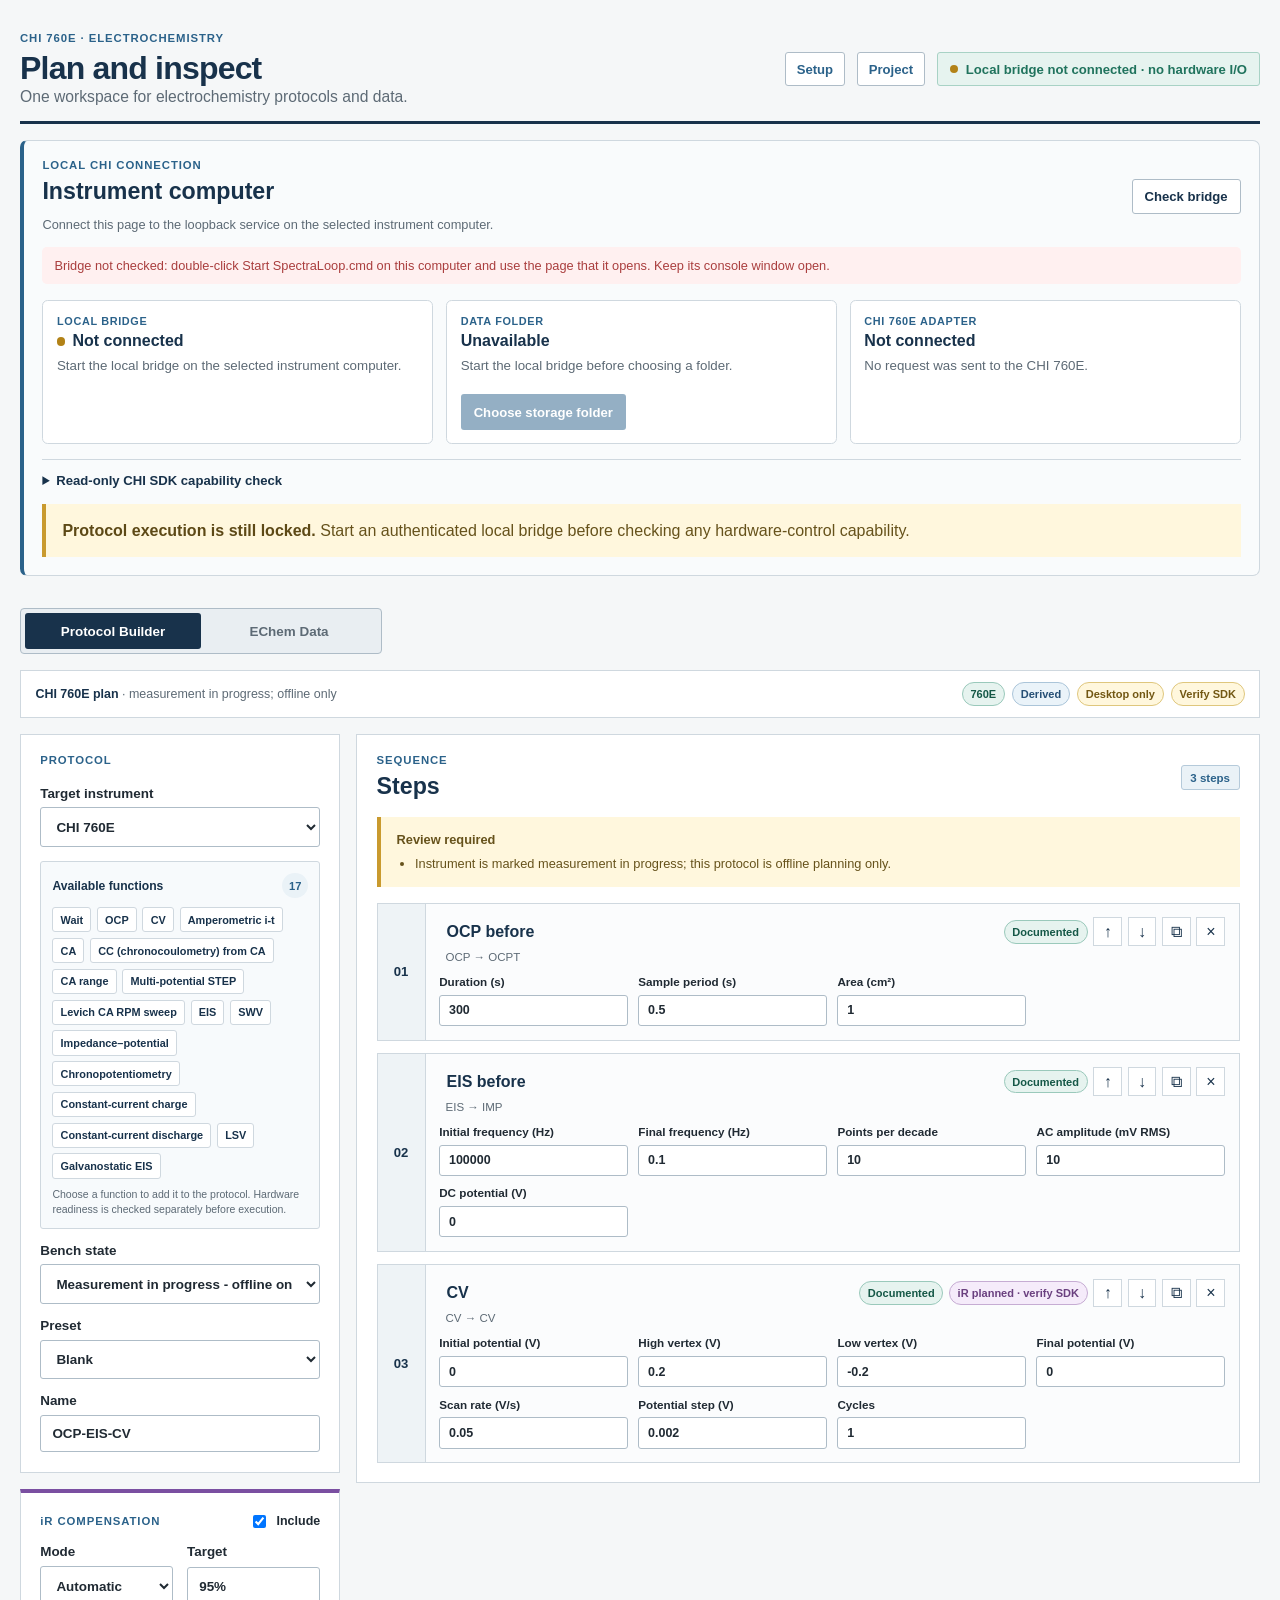
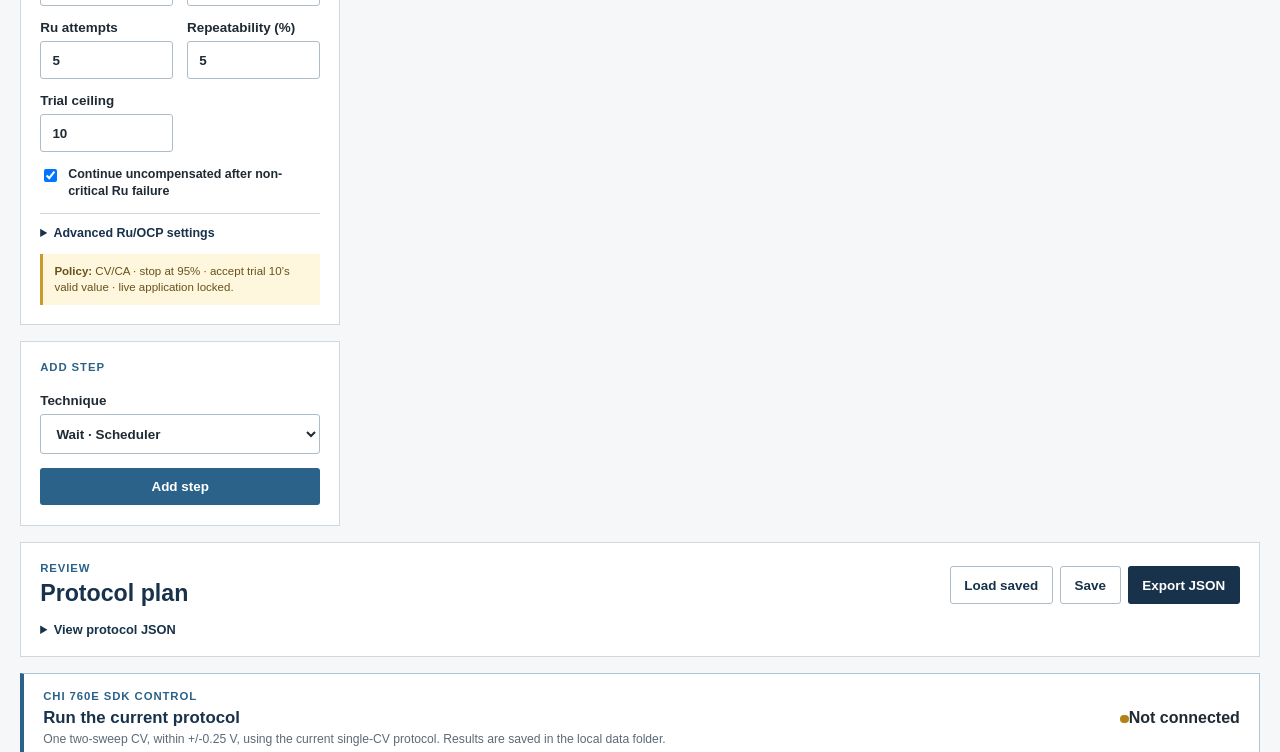
<file: SpectraLoop/smoke-test.html>
<!doctype html>
<html lang="en">
  <head>
    <meta charset="utf-8" />
    <meta name="viewport" content="width=device-width, initial-scale=1" />
    <meta http-equiv="refresh" content="0; url=echem.html?view=protocol#offline-checks" />
    <title>SpectraLoop — Electrochemistry</title>
  </head>
  <body><p><a href="echem.html?view=protocol#offline-checks">Open offline checks on the unified Electrochemistry page</a></p></body>
</html>
</file>
<file: SpectraLoop/styles.css>
:root {
  color-scheme: light;
  --navy: #18324b;
  --blue: #2b628a;
  --blue-soft: #eaf2f7;
  --ink: #202a33;
  --muted: #5d6a75;
  --canvas: #f5f7f8;
  --panel: #ffffff;
  --line: #cfd8df;
  --line-dark: #aebcc7;
  --safe: #20735d;
  --safe-soft: #e6f3ef;
  --warning: #795d14;
  --warning-soft: #fff7dd;
  --danger: #aa3e3e;
  font-family: Arial, Helvetica, sans-serif;
}

* { box-sizing: border-box; }
[hidden] { display: none !important; }
body { margin: 0; min-width: 320px; color: var(--ink); background: var(--canvas); }
button, input, select { font: inherit; }
.shell { width: min(1100px, calc(100% - 2.5rem)); margin: 0 auto; padding: 2rem 0 3.5rem; }
.hero, .intro, .actions { display: flex; align-items: center; justify-content: space-between; gap: 1.5rem; }
.hero { padding: 0 0 1.25rem; border-bottom: 3px solid var(--navy); }
.eyebrow { margin: 0 0 0.35rem; color: var(--blue); font-size: 0.71rem; font-weight: 700; letter-spacing: 0.08em; }
h1, h2, h3, p { margin-top: 0; }
h1 { margin-bottom: 0.1rem; color: var(--navy); font-size: 2rem; font-weight: 700; letter-spacing: -0.025em; }
h2 { margin-bottom: 0.6rem; color: var(--navy); font-size: 1.45rem; line-height: 1.25; }
h3 { margin-bottom: 0.4rem; color: var(--navy); font-size: 1rem; }
.subtitle { margin-bottom: 0; color: var(--muted); font-size: 0.98rem; }
.intro p, .field small, .card-note, .review-copy, .hardware-summary p, .processing-panel p, .data-contract p { color: var(--muted); line-height: 1.5; }

.safe-status { display: flex; align-items: center; gap: 0.5rem; padding: 0.55rem 0.75rem; color: var(--safe); border: 1px solid #a8d2c5; background: var(--safe-soft); border-radius: 3px; font-size: 0.82rem; font-weight: 600; }
.status-dot { display: inline-block; width: 0.52rem; height: 0.52rem; border-radius: 50%; background: var(--safe); flex: 0 0 auto; }
.status-dot.amber { background: #b28217; }
.header-actions { display: flex; align-items: center; justify-content: end; gap: 0.7rem; }
.site-link, .page-footer a { color: var(--blue); font-size: 0.82rem; font-weight: 700; text-decoration: none; }.site-link { padding: 0.55rem 0.7rem; border: 1px solid var(--line-dark); background: #fff; border-radius: 3px; }.site-link:hover, .page-footer a:hover { color: var(--navy); text-decoration: underline; }

.intro { margin-top: 1.4rem; padding: 1.3rem 1.5rem; border: 1px solid var(--line); background: var(--panel); }
.intro > div:first-child { max-width: 44rem; }.intro h2 { margin-bottom: 0.45rem; }.intro p:last-child { margin-bottom: 0; }
.progress { display: grid; grid-template-columns: auto 1.7rem auto 1.7rem auto; align-items: center; min-width: 13rem; color: var(--muted); text-align: center; }
.progress span { display: grid; place-items: center; width: 1.65rem; height: 1.65rem; border: 1px solid var(--line-dark); border-radius: 50%; font-size: 0.78rem; font-weight: 700; }
.progress span.active { color: #fff; border-color: var(--navy); background: var(--navy); }.progress i { height: 1px; background: var(--line-dark); }
.progress small { grid-column: 1 / -1; padding-top: 0.45rem; font-size: 0.67rem; }

.section-tabs { display: flex; gap: 0; margin: 1.6rem 0 0; overflow-x: auto; border-bottom: 1px solid var(--line-dark); }
.tab { padding: 0.8rem 1rem; border: 0; border-bottom: 3px solid transparent; color: var(--muted); background: transparent; cursor: pointer; white-space: nowrap; font-size: 0.86rem; }
.tab:hover { color: var(--navy); background: #eef3f6; }.tab.active { color: var(--navy); border-bottom-color: var(--blue); font-weight: 700; }.tab span { margin-left: 0.45rem; }

.setup-section { min-height: 25rem; padding: 1.75rem; border: 1px solid var(--line); border-top: 0; background: var(--panel); }
.section-heading { display: flex; align-items: center; gap: 0.85rem; margin-bottom: 1.55rem; }
.section-number { display: grid; place-items: center; width: 2.15rem; height: 2.15rem; color: var(--navy); border: 1px solid var(--line-dark); background: #f5f8fa; border-radius: 3px; font-size: 0.82rem; font-weight: 700; }
.section-heading h2 { margin-bottom: 0; }
.grid { display: grid; gap: 1rem; }.two-column { grid-template-columns: repeat(2, minmax(0, 1fr)); }.three-column { grid-template-columns: repeat(3, minmax(0, 1fr)); }
.field { display: grid; gap: 0.42rem; color: var(--ink); font-size: 0.84rem; font-weight: 700; }.field small { font-size: 0.74rem; font-weight: 400; }
.field input, .field select { width: 100%; padding: 0.65rem 0.7rem; color: var(--ink); border: 1px solid var(--line-dark); border-radius: 3px; outline: none; background: #fff; }
.field input:focus, .field select:focus { border-color: var(--blue); box-shadow: 0 0 0 2px rgba(43, 98, 138, 0.14); }.field input:invalid { border-color: var(--danger); }

.capability-card { display: grid; grid-template-columns: 1.1fr 1.9fr; gap: 1.25rem; margin-top: 1.5rem; padding: 1.15rem; border: 1px solid var(--line); background: #f8fafb; }
.capability-card h3 { margin-bottom: 0; }.capability-summary { margin: 0.45rem 0 0; color: var(--muted); font-size: 0.78rem; }.capability-list { display: grid; grid-template-columns: repeat(auto-fit, minmax(9.5rem, 1fr)); gap: 0.55rem; align-content: start; margin: 0; padding: 0; list-style: none; }
.capability-list li { display: grid; gap: 0.2rem; padding: 0.55rem 0.65rem; border: 1px solid var(--line); border-radius: 3px; color: var(--muted); background: #fff; font-size: 0.78rem; }.capability-list li strong { color: inherit; }.capability-list li small { font-size: 0.66rem; font-weight: 600; text-transform: uppercase; letter-spacing: 0.035em; opacity: 0.8; }
.capability-list li.direct { color: #264f75; border-color: #abc5d9; background: #eaf3f9; font-weight: 700; }.capability-list li.commissioning { color: #155847; border-color: #78b4a2; background: var(--safe-soft); }.capability-list li.derived { color: #264f75; border-color: #abc5d9; background: #eaf3f9; }.capability-list li.desktop, .capability-list li.verify { color: #725713; border-color: #dfc77d; background: var(--warning-soft); }.card-note { grid-column: 1 / -1; margin: 0; font-size: 0.8rem; }
.hardware-summary { display: flex; align-items: start; gap: 0.7rem; margin-bottom: 1.25rem; padding: 0.8rem 0.9rem; border: 1px solid #e5d29a; border-radius: 3px; background: var(--warning-soft); }
.hardware-summary p { margin: 0; color: #67541b; font-size: 0.84rem; }
.processing-panel { margin-top: 1.5rem; padding: 1.15rem; border: 1px solid var(--line); background: #f8fafb; }.processing-panel > div:first-child { margin-bottom: 1rem; }.processing-panel p { margin-bottom: 0; }.compact { gap: 0.85rem; }
.safety-callout { margin-top: 1.5rem; padding: 0.9rem 1rem; color: #66521b; border-left: 4px solid #c99a2e; background: var(--warning-soft); line-height: 1.5; }.safety-callout strong { color: #5d4916; }
.data-contract { display: flex; gap: 0.9rem; margin-top: 1.5rem; padding: 1.1rem; border: 1px solid var(--line); background: #f8fafb; }.data-contract h3, .data-contract p { margin-bottom: 0.3rem; }
.contract-icon { display: grid; place-items: center; width: 2.1rem; height: 2.1rem; color: var(--navy); border: 1px solid var(--line-dark); border-radius: 3px; background: #eef3f6; font-size: 1rem; }
.config-preview { min-height: 20rem; margin: 1.25rem 0 0; padding: 1rem; overflow: auto; color: #203d55; border: 1px solid var(--line-dark); border-radius: 3px; background: #f8fafb; font: 0.78rem/1.5 ui-monospace, SFMono-Regular, Menlo, Consolas, monospace; }
.actions { margin-top: 1rem; padding: 0.9rem 0 0; }.form-status { margin-bottom: 0; color: var(--muted); font-size: 0.82rem; }.actions > div { display: flex; flex-wrap: wrap; justify-content: end; gap: 0.55rem; }
.button { padding: 0.65rem 0.85rem; border: 1px solid transparent; border-radius: 3px; font-size: 0.84rem; font-weight: 700; cursor: pointer; }.button.primary { color: #fff; background: var(--navy); }.button.secondary { color: #fff; background: var(--blue); }.button.ghost { color: var(--navy); border-color: var(--line-dark); background: #fff; }.button:hover { filter: brightness(0.96); }.button:disabled { cursor: not-allowed; filter: none; opacity: 0.5; }

.intro-page { margin-top: 1.4rem; padding: 1.75rem; border: 1px solid var(--line); background: var(--panel); }.intro-page > h2 { max-width: 42rem; margin-top: 1.7rem; }.lead-copy { max-width: 48rem; color: var(--muted); line-height: 1.55; }
.intro-title-block { display: grid; grid-template-columns: 5.25rem minmax(0, 1fr); column-gap: 0.9rem; align-items: center; min-height: 5.25rem; }.brand-logo { grid-row: span 3; display: block; width: 5.25rem; height: 5.25rem; object-fit: contain; border: 1px solid #28496b; border-radius: 3px; background: #061a36; }.intro-title-block .eyebrow, .intro-title-block h1, .intro-title-block .subtitle { grid-column: 2; }
.under-construction { display: flex; align-items: flex-start; gap: 0.75rem; padding: 0.9rem 1rem; border: 1px solid #e5d29a; border-left: 4px solid #c99a2e; background: var(--warning-soft); }.under-construction strong { color: #5d4916; font-size: 0.9rem; }.under-construction p { margin: 0.25rem 0 0; color: #67541b; font-size: 0.84rem; line-height: 1.5; }
.intro-grid { display: grid; grid-template-columns: repeat(3, minmax(0, 1fr)); gap: 1rem; margin-top: 1.7rem; }.topic-card { padding: 1.1rem; border: 1px solid var(--line); background: #f8fafb; }.topic-card h3 { min-height: 2.4rem; }.topic-card p:last-child { margin-bottom: 0; color: var(--muted); font-size: 0.86rem; line-height: 1.55; }
.project-status { display: grid; grid-template-columns: 1fr 1.4fr; gap: 1rem 1.5rem; margin-top: 1.5rem; padding: 1.15rem; border: 1px solid #b9cfdd; background: var(--blue-soft); }.project-status h3 { margin-bottom: 0; }.project-status ul { margin: 0; padding-left: 1.2rem; color: var(--ink); font-size: 0.88rem; line-height: 1.6; }.project-status p:last-child { grid-column: 1 / -1; margin: 0; color: var(--muted); font-size: 0.82rem; line-height: 1.5; }
.discovery-panel { margin-top: 1rem; padding: 1.15rem; border: 1px solid var(--line); background: #f8fafb; }.discovery-panel h3 { margin-bottom: 0.65rem; }.discovery-panel ul { margin: 0; padding-left: 1.25rem; color: var(--muted); line-height: 1.6; }.discovery-panel li + li { margin-top: 0.4rem; }
.public-invitation { margin-top: 1rem; padding: 1.15rem; border-left: 4px solid var(--blue); background: #f8fafb; }.public-invitation h3 { margin-bottom: 0.45rem; }.public-invitation p { max-width: 45rem; margin-bottom: 1rem; color: var(--muted); line-height: 1.55; }.public-invitation .button { display: inline-block; text-decoration: none; }
.concept-hero { margin-top: 1.25rem; padding: 1.35rem; color: #fff; background: #16345a; }.concept-hero .eyebrow { color: #b9d7ee; }.concept-hero h2 { max-width: 46rem; margin-bottom: 0.55rem; color: #fff; font-size: 1.65rem; }.concept-hero > p { max-width: 48rem; margin-bottom: 0; color: #e2ebf2; line-height: 1.55; }.adaptive-loop { display: flex; align-items: center; gap: 0.7rem; margin: 1.25rem 0 0.6rem; padding: 0; list-style: none; }.adaptive-loop li { display: flex; align-items: center; gap: 0.7rem; color: #18324b; font-size: 0.86rem; font-weight: 700; }.adaptive-loop li:not(:last-child)::after { color: #9fb2c6; content: "→"; font-size: 1.25rem; }.adaptive-loop li { padding: 0.6rem 0.75rem; background: #eaf2f7; }.adaptive-loop li:not(:last-child) { padding-right: 0.15rem; }.adaptive-loop li:not(:last-child)::after { margin-left: 0.3rem; }.loop-note { color: #b9d7ee !important; font-size: 0.8rem; }
.concept-grid { display: grid; grid-template-columns: repeat(3, minmax(0, 1fr)); gap: 1rem; margin-top: 1rem; }.concept-card { padding: 1.15rem; border: 1px solid var(--line); border-top: 4px solid #e56422; background: #fff; }.concept-card h3 { min-height: 2.45rem; margin-bottom: 0.7rem; }.concept-card ul { margin: 0; padding-left: 1.1rem; color: var(--muted); font-size: 0.86rem; line-height: 1.55; }.concept-card li + li { margin-top: 0.45rem; }.public-setup-link { display: inline-block; margin-top: 1rem; text-decoration: none; }
.page-footer { display: flex; justify-content: space-between; gap: 1rem; padding: 1rem 0 0; color: var(--muted); font-size: 0.8rem; }

/* CHI protocol studio */
.wide-shell { width: min(1380px, calc(100% - 2.5rem)); }
.compact-hero { padding-bottom: 0.9rem; }.echem-switch { display: inline-flex; margin-top: 1rem; padding: 0.25rem; border: 1px solid var(--line-dark); border-radius: 4px; background: #e9eef2; }.echem-switch button { min-width: 11rem; padding: 0.65rem 1rem; border: 0; border-radius: 3px; color: var(--muted); background: transparent; cursor: pointer; font-size: 0.84rem; font-weight: 700; }.echem-switch button.active { color: #fff; background: var(--navy); }.echem-switch button:focus-visible { outline: 2px solid var(--blue); outline-offset: 2px; }.compact-context, .data-toolbar { display: flex; align-items: center; justify-content: space-between; gap: 1rem; margin-top: 1rem; padding: 0.7rem 0.9rem; border: 1px solid var(--line); background: var(--panel); color: var(--muted); font-size: 0.78rem; }.compact-context strong, .data-toolbar strong { color: var(--navy); }.compact-protocol-layout { margin-top: 0.75rem; }.compact-ir-panel .panel-title-row > .eyebrow { margin-bottom: 0; }.policy-line { margin: 0; padding: 0.6rem 0.7rem; color: #66521b; border-left: 3px solid #c99a2e; background: var(--warning-soft); font-size: 0.72rem; line-height: 1.4; }.plan-details { margin-top: 0.85rem; }.plan-details > summary, .smoke-details > summary { color: var(--navy); cursor: pointer; font-size: 0.8rem; font-weight: 700; }.plan-details .protocol-preview { margin-top: 0.75rem; }.data-toolbar > div { display: flex; align-items: baseline; gap: 0.65rem; }.data-toolbar span { color: var(--muted); }.compact-contract { padding-block: 0.9rem; }
.protocol-summary, .sync-banner, .contract-panel { display: flex; align-items: center; justify-content: space-between; gap: 2rem; margin-top: 1.4rem; padding: 1.25rem 1.4rem; border: 1px solid var(--line); background: var(--panel); }
.protocol-summary > div:first-child, .sync-banner > div:first-child, .contract-panel > div:first-child { max-width: 54rem; }.protocol-summary p:last-child, .sync-banner p:last-child, .contract-panel p:last-child { margin: 0; color: var(--muted); line-height: 1.5; }
.legend, .button-row { display: flex; flex-wrap: wrap; justify-content: flex-end; gap: 0.45rem; }
.badge { display: inline-flex; align-items: center; padding: 0.3rem 0.48rem; border: 1px solid var(--line); border-radius: 999px; background: #fff; color: var(--muted); font-size: 0.69rem; font-weight: 700; white-space: nowrap; }
.badge.libec { color: #155847; border-color: #9ac9bb; background: var(--safe-soft); }.badge.derived { color: #264f75; border-color: #abc5d9; background: #eaf3f9; }.badge.desktop, .badge.verify { color: #725713; border-color: #dfc77d; background: var(--warning-soft); }.badge.orchestration { color: #515e69; background: #f1f4f6; }.badge.ir { color: #6a407f; border-color: #c6acd3; background: #f5ebfa; }
.protocol-layout { display: grid; grid-template-columns: minmax(270px, 0.78fr) minmax(0, 2.2fr); gap: 1rem; margin-top: 1rem; align-items: start; }.protocol-sidebar { display: grid; gap: 1rem; position: sticky; top: 1rem; }.builder-panel, .protocol-workspace, .export-panel, .timeline-panel, .spectrum-panel, .event-panel { padding: 1.2rem; border: 1px solid var(--line); background: var(--panel); }.builder-panel { display: grid; gap: 0.85rem; }.builder-panel h3 { margin: 0; }.panel-title-row, .workspace-heading { display: flex; align-items: center; justify-content: space-between; gap: 1rem; }.workspace-heading h2 { margin-bottom: 0; }.toggle-label, .check-row { display: flex; align-items: center; gap: 0.5rem; color: var(--ink); font-size: 0.78rem; font-weight: 700; }.check-row { align-items: flex-start; line-height: 1.35; }.micro-note { margin: 0; color: var(--muted); font-size: 0.75rem; line-height: 1.5; }.full-button { width: 100%; }.count-chip { padding: 0.35rem 0.55rem; color: var(--blue); border: 1px solid #b5cada; background: var(--blue-soft); border-radius: 3px; font-size: 0.72rem; font-weight: 700; }
.model-function-panel { padding: 0.7rem; border: 1px solid var(--line); border-radius: 3px; background: #f7fafc; }.model-function-heading { display: flex; align-items: center; justify-content: space-between; gap: 0.75rem; color: var(--navy); font-size: 0.76rem; font-weight: 800; }.model-function-heading strong { display: grid; place-items: center; min-width: 1.6rem; height: 1.6rem; border-radius: 999px; color: var(--blue); background: var(--blue-soft); font-size: 0.7rem; }.model-function-list { display: flex; flex-wrap: wrap; gap: 0.35rem; margin-top: 0.55rem; }.model-function { display: inline-grid; gap: 0.08rem; padding: 0.35rem 0.45rem; border: 1px solid var(--line); border-radius: 3px; background: #fff; font-size: 0.68rem; }.model-function strong { color: var(--navy); }.model-function small { color: var(--muted); font-size: 0.58rem; text-transform: uppercase; letter-spacing: 0.03em; }.model-function.libec { border-color: #abc5d9; background: #eaf3f9; }.model-function.commissioning { border-color: #78b4a2; background: var(--safe-soft); }.model-function.derived { border-color: #abc5d9; background: #eaf3f9; }.model-function.desktop, .model-function.verify { border-color: #dfc77d; background: var(--warning-soft); }.model-function.orchestration { background: #f1f4f6; }.model-function-panel > p { margin: 0.55rem 0 0; color: var(--muted); font-size: 0.66rem; line-height: 1.4; }
.protocol-warnings { margin: 1rem 0; padding: 0.85rem 1rem; color: #66521b; border-left: 4px solid #c99a2e; background: var(--warning-soft); font-size: 0.8rem; line-height: 1.45; }.protocol-warnings:empty { display: none; }.protocol-warnings ul { margin: 0.35rem 0 0; padding-left: 1.15rem; }.step-list { display: grid; gap: 0.75rem; }.protocol-step { display: grid; grid-template-columns: 3rem minmax(0, 1fr); border: 1px solid var(--line); background: #fbfcfd; }.step-index { display: grid; place-items: center; color: var(--navy); border-right: 1px solid var(--line); background: #eef3f6; font-size: 0.82rem; font-weight: 700; }.step-body { padding: 0.85rem; }.step-heading { display: flex; align-items: flex-start; justify-content: space-between; gap: 1rem; }.step-name { width: min(28rem, 100%); padding: 0.3rem 0.4rem; color: var(--navy); border: 1px solid transparent; background: transparent; font-weight: 700; }.step-name:focus { border-color: var(--blue); background: #fff; outline: none; }.step-mapping { display: block; margin: 0.25rem 0 0 0.4rem; color: var(--muted); font-size: 0.72rem; }.step-actions { display: flex; align-items: center; flex-wrap: wrap; justify-content: flex-end; gap: 0.35rem; }.step-actions button { min-width: 1.8rem; min-height: 1.8rem; color: var(--navy); border: 1px solid var(--line); background: #fff; cursor: pointer; }.step-fields { display: grid; grid-template-columns: repeat(4, minmax(120px, 1fr)); gap: 0.65rem; margin-top: 0.75rem; }.compact-field { font-size: 0.73rem; }.compact-field input { padding: 0.48rem 0.55rem; font-size: 0.78rem; }.empty-state { padding: 3rem 1rem; color: var(--muted); border: 1px dashed var(--line-dark); text-align: center; }.empty-state h3 { margin-bottom: 0.4rem; }.export-panel { margin-top: 1rem; }.protocol-preview { max-height: 34rem; min-height: 14rem; }.ir-panel { border-top: 4px solid #7a4fa1; }
.protocol-warnings.has-errors { color: #7c2727; border-left-color: var(--danger); background: #fff0f0; }
.ir-advanced { border-top: 1px solid var(--line); padding-top: 0.75rem; }.ir-advanced summary { color: var(--navy); cursor: pointer; font-size: 0.78rem; font-weight: 700; }.ir-advanced .grid { margin-top: 0.75rem; }
.simulation-runner { display: flex; align-items: center; justify-content: space-between; gap: 1.5rem; margin-top: 1rem; padding: 1rem 1.2rem; border: 1px solid #abc5d9; border-left: 4px solid var(--blue); background: var(--panel); }.simulation-runner h2 { margin-bottom: 0.2rem; font-size: 1.05rem; }.simulation-runner p:last-child { margin-bottom: 0; color: var(--muted); font-size: 0.76rem; }.simulation-controls, .simulation-data-controls { display: flex; align-items: end; justify-content: flex-end; gap: 0.6rem; }.compact-control { min-width: 15rem; }.inline-field { display: flex; align-items: center; gap: 0.5rem; white-space: nowrap; }.inline-field select { width: auto; padding: 0.45rem 0.55rem; }.count-chip.failed { color: #8b2929; border-color: #e0aaaa; background: #fff0f0; }.count-chip.stale { color: #725713; border-color: #dfc77d; background: var(--warning-soft); }
.direct-runner { align-items: stretch; flex-direction: column; }.direct-runner-main { width: 100%; }.simulation-option { border-top: 1px solid var(--line); padding-top: 0.75rem; }.simulation-option > summary { color: var(--blue); cursor: pointer; font-weight: 700; }.simulation-option[open] > summary { margin-bottom: 0.75rem; }
.simulation-storage-receipt { display: flex; align-items: center; justify-content: space-between; gap: 1.5rem; margin-top: 1rem; padding: 1rem 1.2rem; border: 1px solid #a8d2c5; border-left: 4px solid var(--safe); background: var(--safe-soft); }.simulation-storage-receipt h2 { margin-bottom: 0.35rem; font-size: 1rem; }.simulation-storage-receipt strong { color: var(--navy); overflow-wrap: anywhere; }.simulation-storage-receipt p:last-child { margin: 0.35rem 0 0; color: var(--muted); font-size: 0.78rem; }.simulation-storage-receipt.not-saved { border-color: #dfc77d; border-left-color: #c99a2e; background: var(--warning-soft); }
.ir-run-report { margin-top: 1rem; padding: 1rem 1.2rem; border: 1px solid var(--line); border-left: 4px solid #7a4fa1; background: var(--panel); }.ir-run-report h2 { margin-bottom: 0; font-size: 1rem; }.run-report-grid { display: grid; grid-template-columns: repeat(3, minmax(0, 1fr)); gap: 0.7rem; margin: 0.9rem 0 0.7rem; }.run-report-grid div { padding: 0.65rem 0.75rem; border: 1px solid var(--line); background: #f8fafb; }.run-report-grid dt { color: var(--muted); font-size: 0.68rem; font-weight: 700; letter-spacing: 0.04em; text-transform: uppercase; }.run-report-grid dd { margin: 0.25rem 0 0; color: var(--navy); font: 0.78rem ui-monospace, SFMono-Regular, Menlo, Consolas, monospace; overflow-wrap: anywhere; }

/* Synchronized data preview */
.synchronized-plots { display: grid; grid-template-columns: minmax(0, 1fr); gap: 1rem; margin-top: 1rem; align-items: start; }.synchronized-plots .timeline-panel, .synchronized-plots .spectrum-panel { min-width: 0; margin-top: 0; padding: 1rem; }.data-canvas { display: block; width: 100%; height: auto; margin-top: 0.8rem; border: 1px solid var(--line); background: #fff; cursor: crosshair; }.playback-controls { display: grid; grid-template-columns: auto minmax(10rem, 1fr) auto; align-items: center; gap: 0.8rem; margin-top: 0.8rem; }.playback-controls input { width: 100%; }.playback-controls output { min-width: 8.5rem; color: var(--muted); font: 0.77rem ui-monospace, SFMono-Regular, Menlo, Consolas, monospace; }

/* Offline browser smoke test */
.inline-smoke { margin-top: 1rem; padding: 1rem 1.2rem; border: 1px solid var(--line); border-left: 4px solid var(--safe); background: var(--panel); }.inline-smoke-heading { display: flex; align-items: center; justify-content: space-between; gap: 1rem; }.inline-smoke-heading h2 { margin-bottom: 0.2rem; font-size: 1.05rem; }.inline-smoke-heading p:last-child { margin-bottom: 0; color: var(--muted); font-size: 0.76rem; }.inline-smoke-status { display: flex; align-items: center; justify-content: space-between; gap: 1rem; margin-top: 0.75rem; padding-top: 0.75rem; border-top: 1px solid var(--line); }.inline-smoke-status.failed { color: var(--danger); }.inline-smoke-metrics { display: flex; flex-wrap: wrap; justify-content: flex-end; gap: 0.45rem; }.inline-smoke-metrics span { padding: 0.35rem 0.5rem; color: var(--muted); border: 1px solid var(--line); background: #f8fafb; font-size: 0.7rem; }.inline-smoke-metrics strong { margin-left: 0.25rem; color: var(--navy); }.smoke-details { margin-top: 0.8rem; }.smoke-details[open] > summary { margin-bottom: 0.7rem; }
.smoke-status-panel { display: flex; align-items: center; justify-content: space-between; gap: 2rem; margin-top: 1.4rem; padding: 1.25rem 1.4rem; border: 1px solid #a8d2c5; border-left: 4px solid var(--safe); background: var(--safe-soft); }.smoke-status-panel.failed { border-color: #e0aaaa; border-left-color: var(--danger); background: #fff0f0; }.smoke-status-panel h2 { margin-bottom: 0.35rem; }.smoke-status-panel p:last-child { margin-bottom: 0; color: var(--muted); font-size: 0.82rem; }.smoke-controls { display: grid; justify-items: end; gap: 0.65rem; min-width: min(100%, 31rem); }.smoke-metrics { display: grid; grid-template-columns: repeat(4, minmax(0, 1fr)); gap: 0.75rem; margin-top: 1rem; }.smoke-scope { display: grid; grid-template-columns: minmax(15rem, 0.75fr) minmax(0, 2fr); gap: 1.5rem; margin-top: 1rem; padding: 1rem 1.2rem; border: 1px solid #dfc77d; background: var(--warning-soft); }.smoke-scope h2, .smoke-scope p { margin-bottom: 0; }.smoke-scope p { color: #66521b; font-size: 0.82rem; line-height: 1.5; }.smoke-workspace { margin-top: 1rem; padding: 1.2rem; border: 1px solid var(--line); background: var(--panel); }.smoke-results { display: grid; grid-template-columns: repeat(2, minmax(0, 1fr)); gap: 0.7rem; margin-top: 1rem; }.smoke-result { display: grid; grid-template-columns: 4.25rem minmax(0, 1fr); min-height: 8rem; border: 1px solid var(--line); border-left-width: 4px; background: #fbfcfd; }.smoke-result > div { padding: 0.85rem; }.smoke-result small { color: var(--muted); font-size: 0.68rem; }.smoke-result h3 { margin: 0.25rem 0 0.4rem; }.smoke-result p { margin: 0; color: var(--muted); font-size: 0.78rem; line-height: 1.45; }.smoke-state { display: grid; place-items: center; padding: 0.5rem; border-right: 1px solid var(--line); color: var(--muted); background: #eef2f4; font-size: 0.67rem; font-weight: 800; letter-spacing: 0.05em; writing-mode: vertical-rl; transform: rotate(180deg); }.smoke-result.passed { border-left-color: var(--safe); }.smoke-result.passed .smoke-state { color: #155847; background: var(--safe-soft); }.smoke-result.failed { border-left-color: var(--danger); background: #fff8f8; }.smoke-result.failed .smoke-state { color: #8b2929; background: #ffe7e7; }.smoke-result.pending { border-left-color: var(--line-dark); }

.bridge-panel { margin-top: 1.2rem; padding: 1.15rem; border: 1px solid var(--line); border-left: 4px solid var(--blue); border-radius: 0.45rem; background: #f9fbfc; }
.bridge-heading, .bridge-actions { display: flex; align-items: center; justify-content: space-between; gap: 1rem; }
.bridge-heading h3 { margin-bottom: 0; }
.bridge-grid { display: grid; grid-template-columns: repeat(3, minmax(0, 1fr)); gap: 0.8rem; margin-top: 1rem; }
.bridge-item { display: flex; align-items: flex-start; flex-direction: column; gap: 0.35rem; min-height: 9rem; padding: 0.85rem; border: 1px solid var(--line); border-radius: 0.35rem; background: var(--panel); }
.bridge-item strong { display: flex; align-items: center; gap: 0.45rem; color: var(--navy); }
.bridge-item small { color: var(--muted); line-height: 1.45; }
.bridge-item .button { margin-top: auto; }
.bridge-label { color: var(--blue); font-size: 0.68rem; font-weight: 800; letter-spacing: 0.06em; text-transform: uppercase; }
.compact-button { min-height: 2.2rem; padding: 0.45rem 0.75rem; font-size: 0.82rem; }
.identity-confirmations { display: grid; grid-template-columns: repeat(2, minmax(0, 1fr)); gap: 0.55rem 1rem; margin: 1rem 0; padding: 0.9rem; border: 1px solid var(--line); border-radius: 0.35rem; background: var(--panel); }
.identity-confirmations legend { padding: 0 0.4rem; color: var(--navy); font-size: 0.78rem; font-weight: 700; }
.identity-confirmations label { display: flex; align-items: flex-start; gap: 0.45rem; color: var(--muted); font-size: 0.78rem; line-height: 1.4; }
.identity-confirmations input { margin-top: 0.1rem; }
.identity-confirmations:disabled { opacity: 0.62; }
.bridge-actions { justify-content: flex-start; }
.bridge-actions .card-note { margin: 0; }
.bridge-lock-note { margin-top: 1rem; }
.echem-bridge-panel { margin: 1rem 0; }
.echem-bridge-panel .bridge-heading > div { max-width: 44rem; }
.echem-bridge-panel .bridge-heading .card-note { margin-bottom: 0; }
.bridge-check-status { margin: 0.8rem 0 0; padding: 0.6rem 0.75rem; border-radius: 0.3rem; color: var(--muted); background: var(--blue-soft); font-size: 0.8rem; line-height: 1.4; }
.bridge-check-status.safe { color: var(--safe); background: var(--safe-soft); }
.bridge-check-status.warning { color: var(--warning); background: var(--warning-soft); }
.bridge-check-status.failed { color: var(--danger); background: #fff0f0; }
.bridge-discovery-details { margin-top: 0.9rem; border-top: 1px solid var(--line); }
.bridge-discovery-details > summary { padding-top: 0.85rem; color: var(--navy); cursor: pointer; font-size: 0.82rem; font-weight: 700; }
.bridge-discovery-details[open] > summary { margin-bottom: 0.6rem; }
.status-dot.safe { background: var(--safe); box-shadow: 0 0 0 3px var(--safe-soft); }
.status-dot.danger { background: var(--danger); box-shadow: 0 0 0 3px #ffe7e7; }

@media (max-width: 760px) {
  .shell { width: min(100% - 1rem, 1100px); padding-top: 1rem; }.hero, .intro, .actions { align-items: flex-start; flex-direction: column; }.header-actions { align-items: flex-start; flex-wrap: wrap; justify-content: start; }.safe-status { font-size: 0.75rem; }.progress { width: 100%; }.intro-title-block { grid-template-columns: 1fr; min-height: 0; }.brand-logo { grid-row: auto; width: 5rem; height: 5rem; margin-bottom: 0.6rem; }.intro-title-block .eyebrow, .intro-title-block h1, .intro-title-block .subtitle { grid-column: auto; }
  .two-column, .three-column, .capability-card, .intro-grid, .project-status, .concept-grid, .protocol-layout, .synchronized-plots, .smoke-scope, .bridge-grid, .identity-confirmations, .run-report-grid { grid-template-columns: 1fr; }.capability-card .card-note, .project-status p:last-child { grid-column: auto; }.setup-section, .intro-page { min-height: auto; padding: 1.2rem; }.actions > div { justify-content: start; }.section-tabs { margin-top: 1rem; }.adaptive-loop { align-items: stretch; flex-direction: column; }.adaptive-loop li { justify-content: space-between; }.adaptive-loop li:not(:last-child) { padding-right: 0.75rem; }.adaptive-loop li:not(:last-child)::after { content: "↓"; }.page-footer { align-items: flex-start; flex-direction: column; }.bridge-heading, .bridge-actions { align-items: flex-start; flex-direction: column; }
  .wide-shell { width: min(100% - 1rem, 1380px); }.protocol-summary, .step-heading, .smoke-status-panel, .inline-smoke-heading, .simulation-runner { align-items: flex-start; flex-direction: column; }.protocol-sidebar { position: static; }.step-fields, .smoke-metrics, .smoke-results { grid-template-columns: repeat(2, minmax(0, 1fr)); }.step-actions, .legend, .button-row { justify-content: flex-start; }.smoke-controls { justify-items: start; }.playback-controls { grid-template-columns: auto 1fr; }.playback-controls output { grid-column: 1 / -1; }.compact-context, .data-toolbar, .inline-smoke-status { align-items: flex-start; flex-direction: column; }.data-toolbar > div { align-items: flex-start; flex-direction: column; gap: 0.2rem; }.inline-smoke-metrics { justify-content: flex-start; }.simulation-controls, .simulation-data-controls { align-items: stretch; flex-direction: column; width: 100%; }.compact-control { min-width: 0; }
}

@media (max-width: 440px) {
  .echem-switch { display: grid; width: 100%; }.echem-switch button { min-width: 0; }.step-fields, .smoke-metrics, .smoke-results { grid-template-columns: 1fr; }.protocol-step { grid-template-columns: 2.35rem minmax(0, 1fr); }
}
</file>
